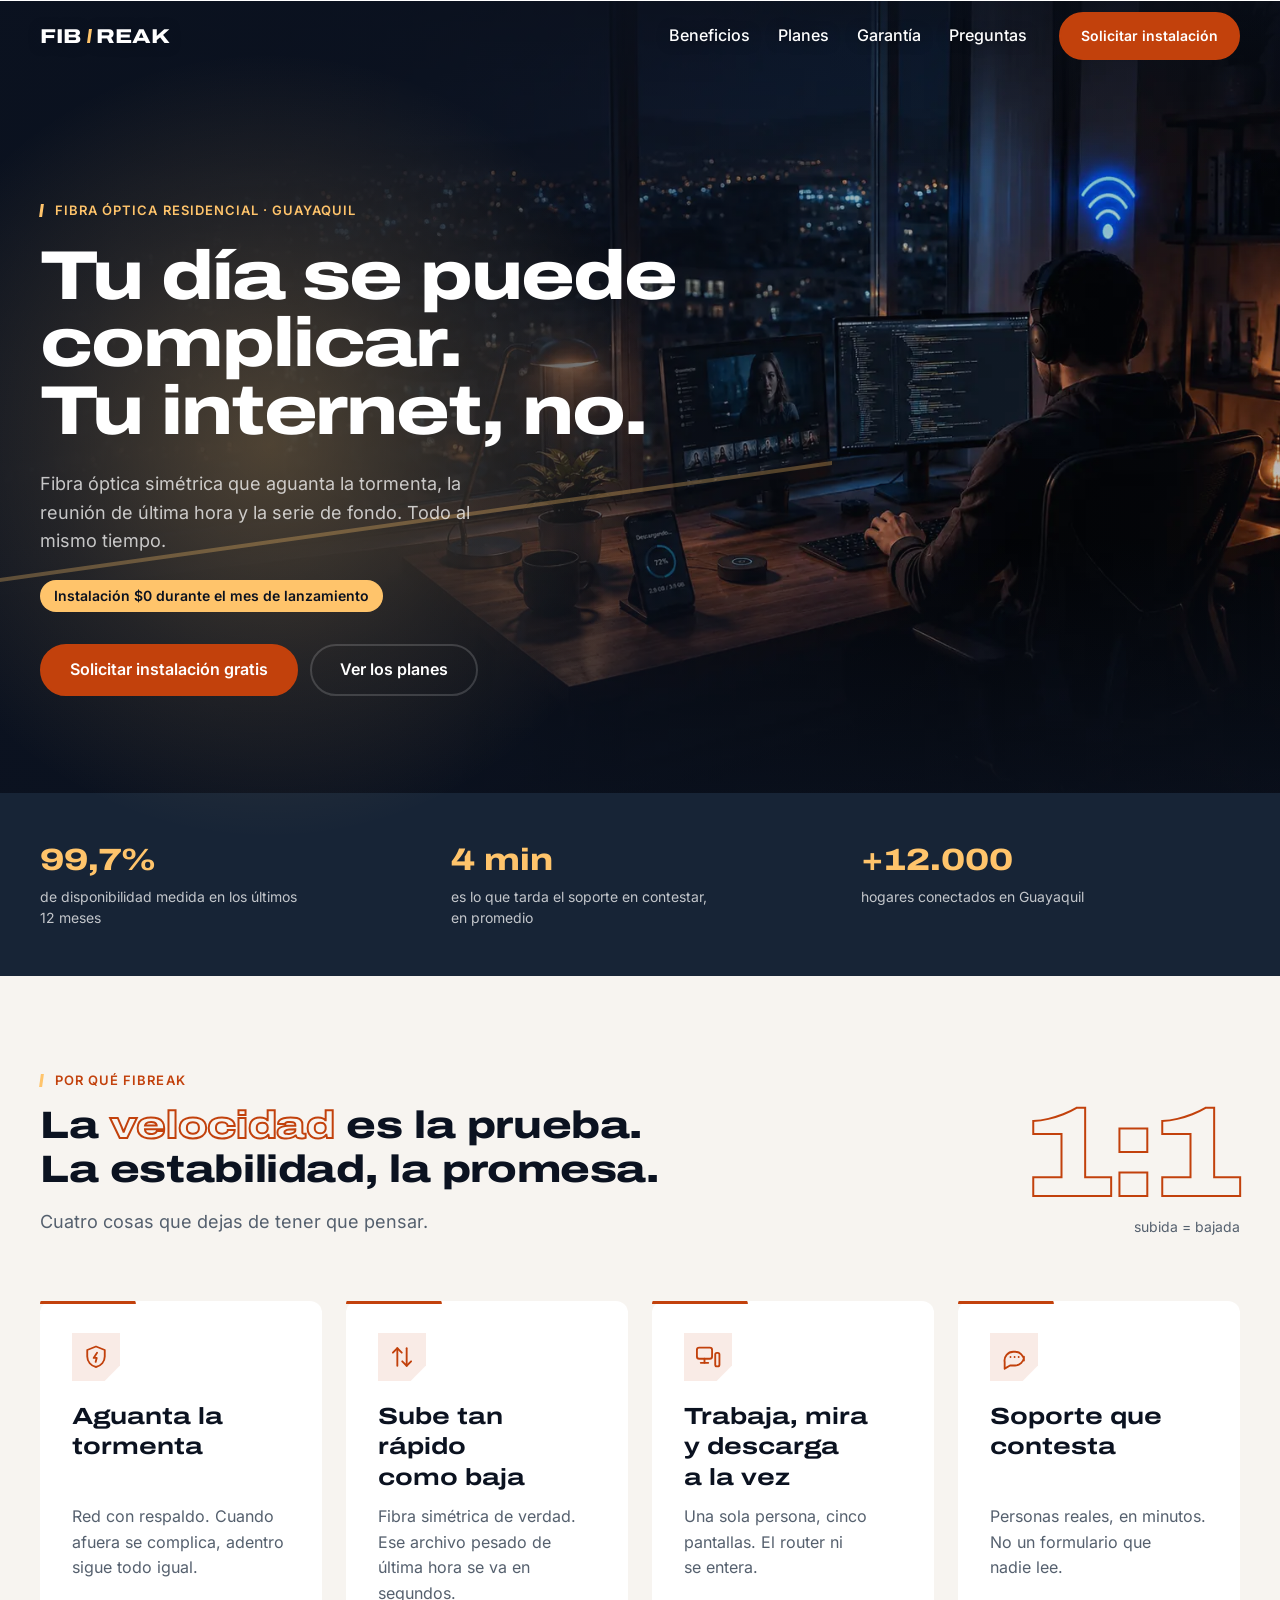
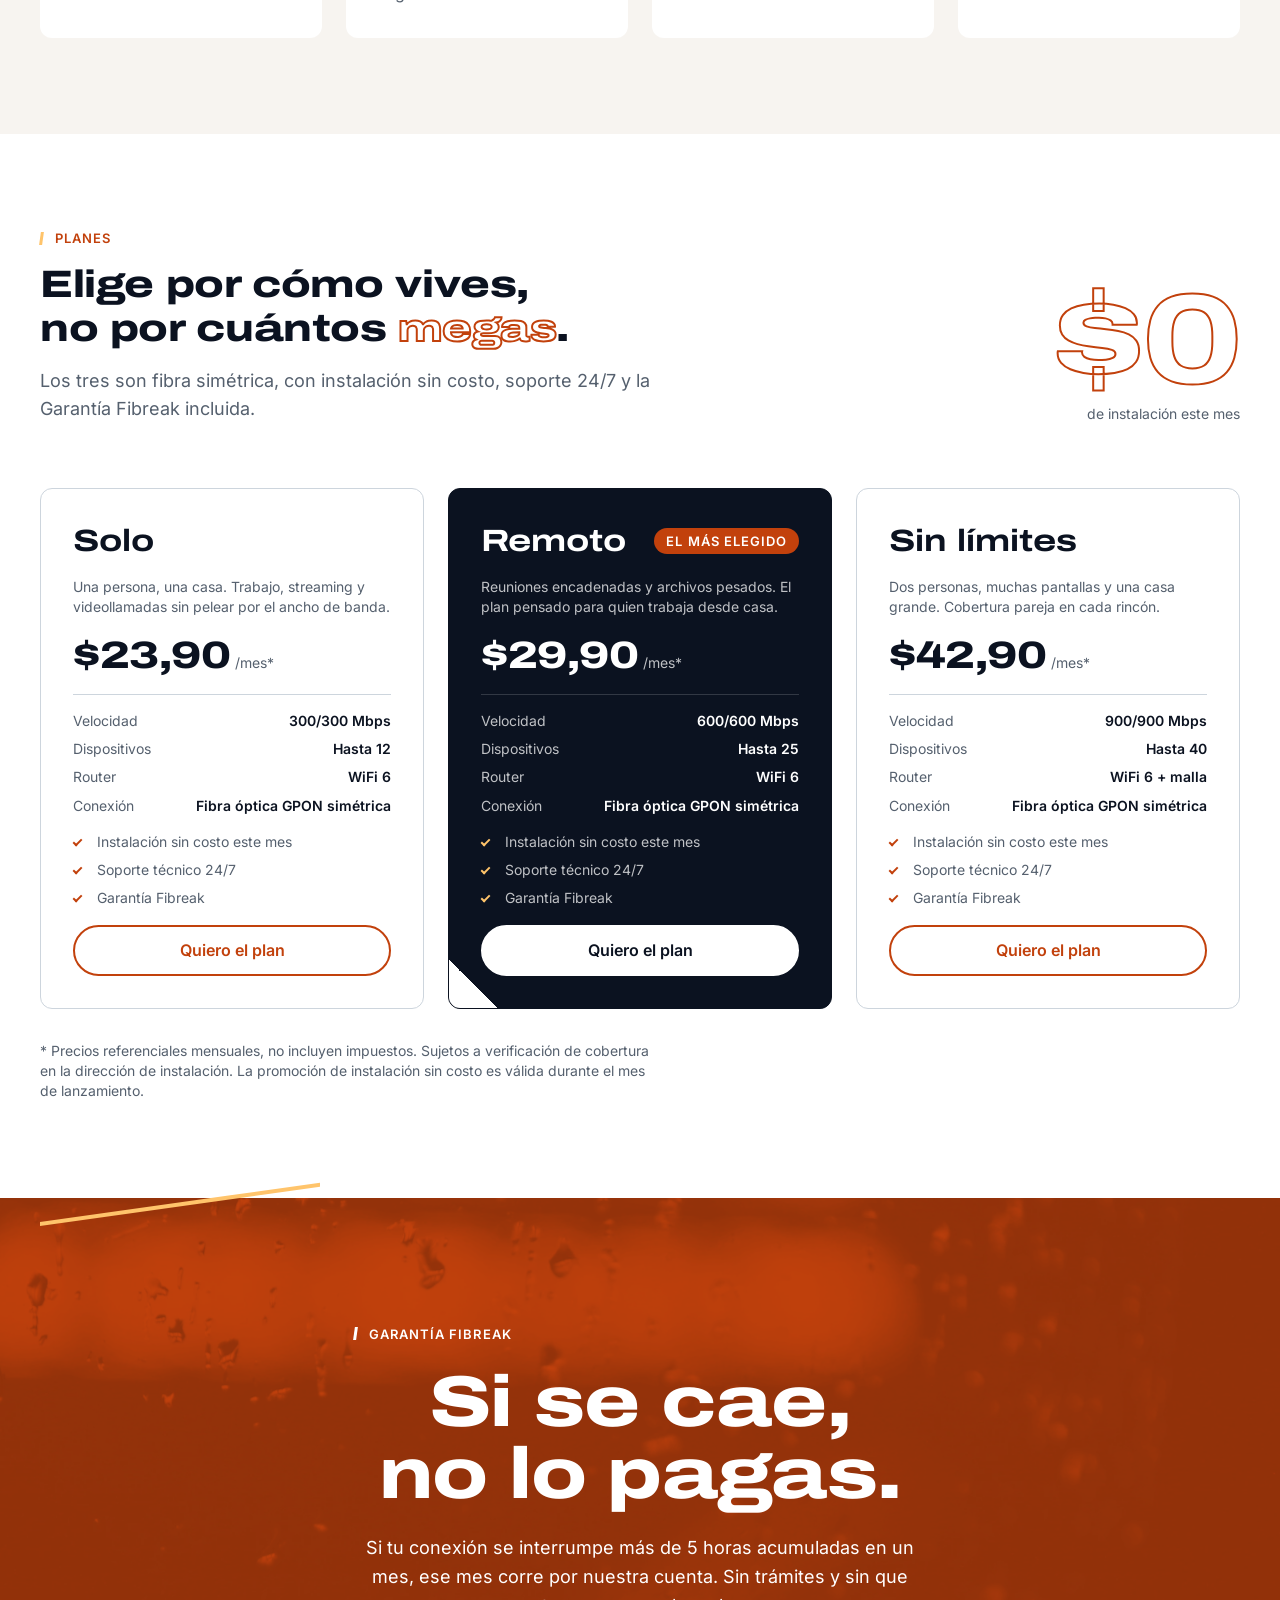
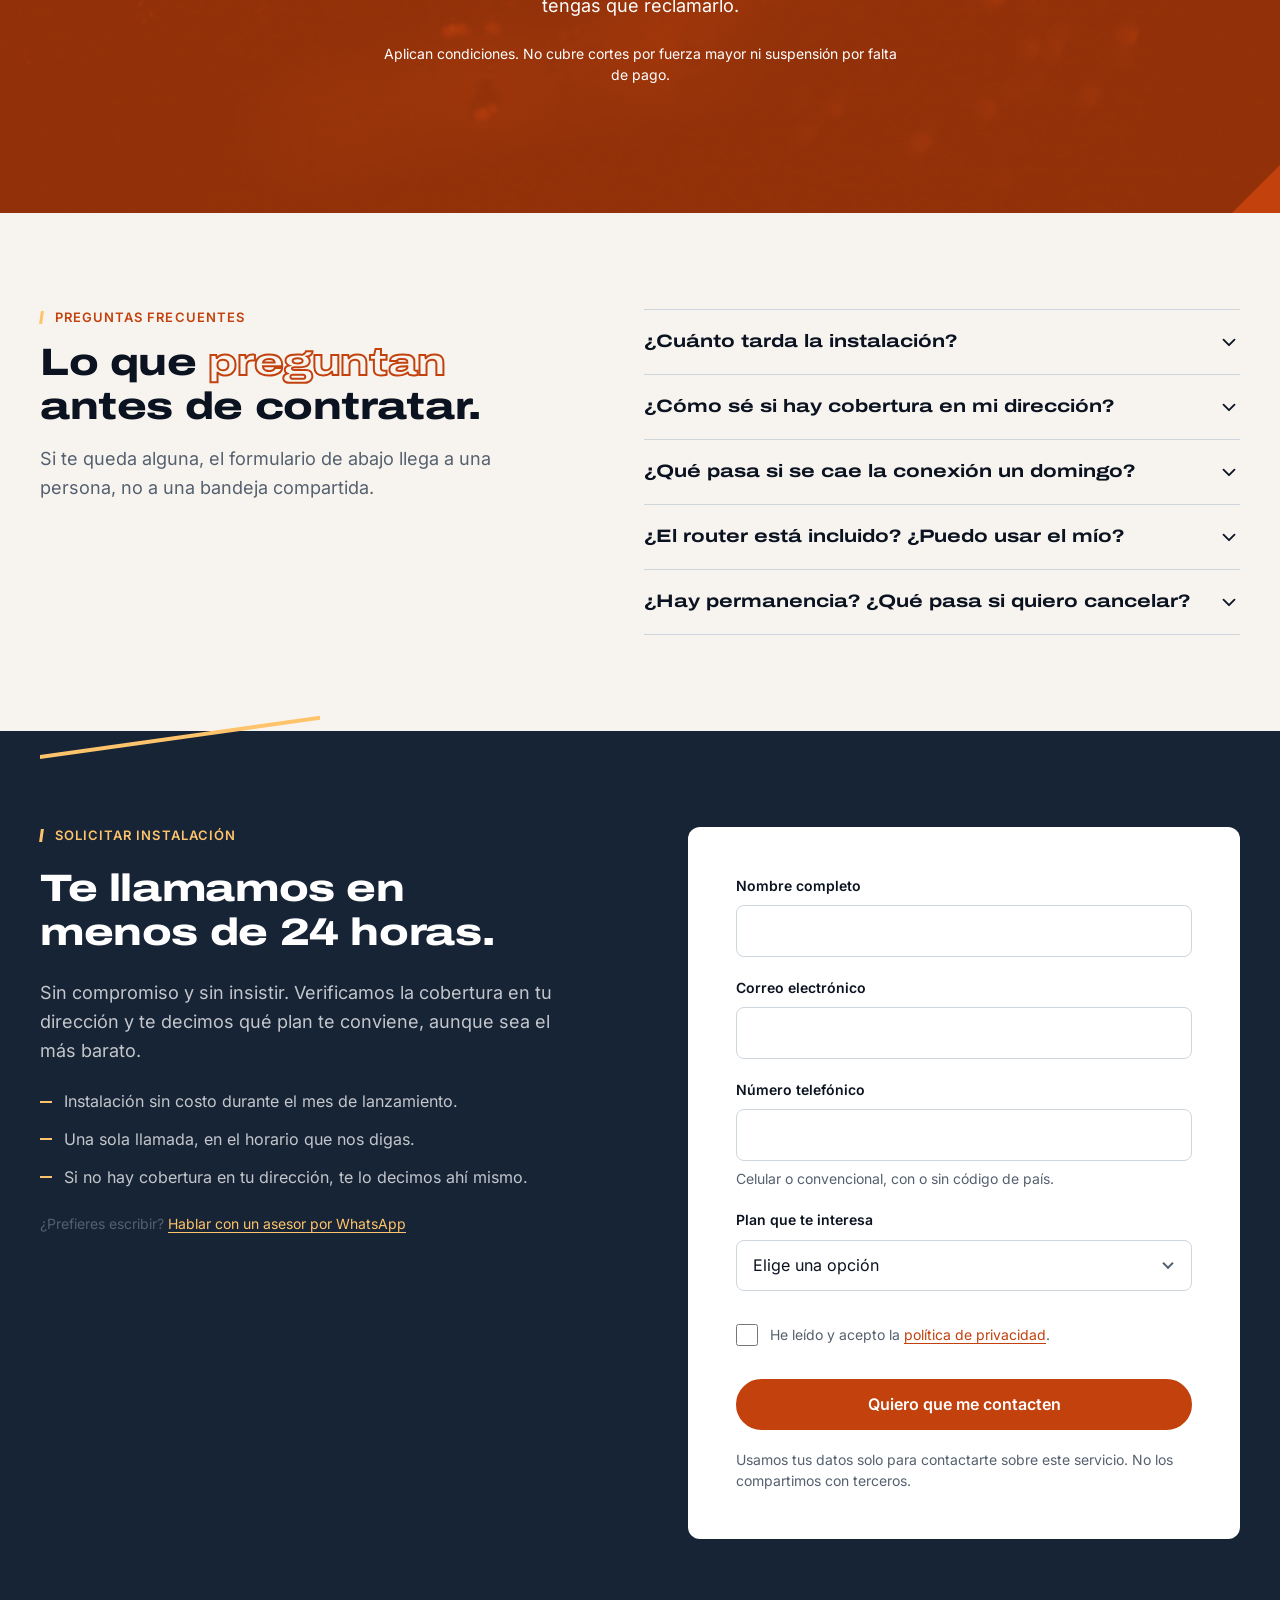
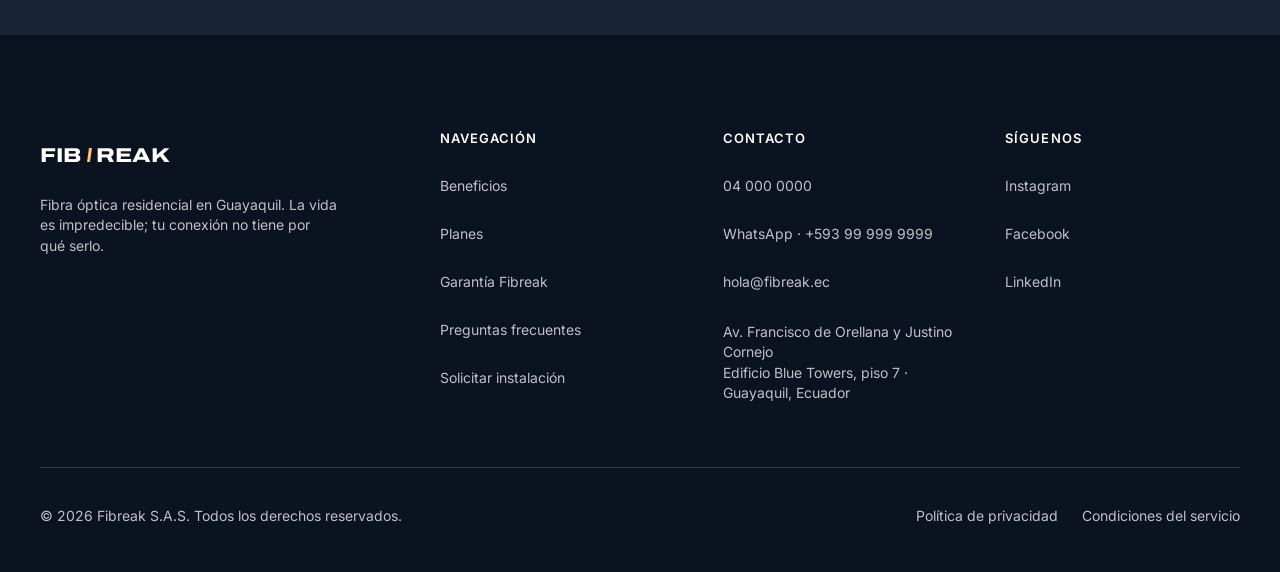
<file: index.html>
<!DOCTYPE html>
<html lang="es">
<head>
  <meta charset="UTF-8">
  <meta name="viewport" content="width=device-width, initial-scale=1">
  <title>Fibreak · Fibra óptica residencial en Guayaquil</title>
  <meta name="description" content="Fibra óptica simétrica con 99,7% de disponibilidad medida. Instalación sin costo durante el mes de lanzamiento. Si se cae más de 5 horas al mes, ese mes no lo pagas.">
  <meta name="theme-color" content="#0B1220">
  <link rel="icon" href="assets/favicon.svg" type="image/svg+xml">
  <!-- Las fuentes se precargan porque, sin esto, el navegador no
       descubre que las necesita hasta terminar de parsear el CSS: la
       descarga arranca encadenada al final de la hoja de estilos y deja
       varias décimas de texto con la tipografía del sistema. Con el
       preload ambas descargas ocurren en paralelo. Solo los subconjuntos
       `latin`, que son los que la página usa siempre. -->
  <link rel="preload" href="assets/fonts/archivo-expanded-latin.woff2" as="font" type="font/woff2" crossorigin>
  <link rel="preload" href="assets/fonts/inter-latin.woff2" as="font" type="font/woff2" crossorigin>
  <link rel="stylesheet" href="css/tokens.css">
  <link rel="stylesheet" href="css/base.css">
  <link rel="stylesheet" href="css/components.css">
  <link rel="stylesheet" href="css/sections.css">
</head>
<body>

  <a class="skip-link" href="#contenido">Saltar al contenido</a>

  <header class="site-header" data-header>
    <div class="container site-header__inner">

      <a class="wordmark" href="#inicio" aria-label="Fibreak, ir al inicio">
        <span class="wordmark__part">FIB</span><span class="wordmark__part">REAK</span>
      </a>

      <button class="nav-toggle" type="button"
              aria-expanded="false" aria-controls="menu-principal"
              data-nav-toggle>
        <span class="nav-toggle__box" aria-hidden="true">
          <span class="nav-toggle__bar"></span>
          <span class="nav-toggle__bar"></span>
          <span class="nav-toggle__bar"></span>
        </span>
        <span class="nav-toggle__label" data-nav-toggle-label>Menú</span>
      </button>

      <nav class="site-nav" id="menu-principal" aria-label="Navegación principal" data-nav>
        <ul class="site-nav__list">
          <li><a class="site-nav__link" href="#beneficios">Beneficios</a></li>
          <li><a class="site-nav__link" href="#planes">Planes</a></li>
          <li><a class="site-nav__link" href="#garantia">Garantía</a></li>
          <li><a class="site-nav__link" href="#preguntas">Preguntas</a></li>
        </ul>
        <a class="btn btn--primary btn--compact site-nav__cta" href="#contacto">
          Solicitar instalación
        </a>
      </nav>

    </div>
  </header>

  <main id="contenido">

    <!-- El hilo de fibra: un trazo continuo que baja por el margen y se
         dibuja conforme se scrollea. La fractura es el corte; el hilo es
         la fibra. Decorativo puro, fuera del árbol de accesibilidad y del
         recorrido de tabulación. -->
    <svg class="fiber-thread" aria-hidden="true" focusable="false"
         viewBox="0 0 100 2000" preserveAspectRatio="none" data-fiber>
      <path d="M 62 0 C 18 260, 88 520, 40 780 S 12 1240, 66 1520 S 30 1820, 52 2000"
            />
    </svg>

    <!-- ══ HERO ═══════════════════════════════════════════════════════ -->
    <section class="hero band-dark" id="inicio" aria-labelledby="hero-titulo">
        <!-- Centinela del header. Marca el punto en que la banda oscura
             deja de estar bajo el header: ahí el header pasa a sólido.
             Se observa con IntersectionObserver, sin listener de scroll. -->
        <div class="header-sentinel" aria-hidden="true"></div>

      <figure class="hero__media">
        <picture>
          <source srcset="assets/img/hero-fibreak.webp" type="image/webp">
          <img src="assets/img/hero-fibreak.jpg"
               width="1672" height="941" fetchpriority="high" decoding="async"
               alt="Escritorio junto a un ventanal por la noche: una persona con auriculares trabaja frente a dos monitores, uno con una videollamada y otro con código, mientras el celular descarga un archivo. Sobre la mesa, una lámpara encendida, una taza y una planta; al fondo, la ciudad iluminada.">
        </picture>
      </figure>

      <div class="container hero__inner">

        <div class="hero__content">
          <p class="eyebrow">Fibra óptica residencial · Guayaquil</p>

          <h1 class="hero__title" id="hero-titulo">Tu día se puede complicar.<br>Tu internet, no.</h1>

          <p class="lead hero__lead">
            Fibra óptica simétrica que aguanta la tormenta, la reunión de última
            hora y la serie de fondo. Todo al mismo tiempo.
          </p>

          <p class="badge">Instalación $0 durante el mes de lanzamiento</p>

          <div class="hero__actions">
            <a class="btn btn--primary" href="#contacto">Solicitar instalación gratis</a>
            <a class="btn btn--outline btn--on-dark" href="#planes">Ver los planes</a>
          </div>
        </div>

      </div>
    </section>

    <!-- ══ MÉTRICAS ═══════════════════════════════════════════════════ -->
    <section class="metrics band-dark" aria-labelledby="metrics-titulo">
      <h2 class="visually-hidden" id="metrics-titulo">Fibreak en números</h2>
      <div class="container">
        <ul class="metrics__list" data-reveal>
        <li class="metric">
          <span class="metric__value"><span class="visually-hidden">99,7%</span><span aria-hidden="true" data-counter>99,7%</span></span>
          <span class="metric__label">de disponibilidad medida en los últimos 12 meses</span>
        </li>
        <li class="metric">
          <span class="metric__value"><span class="visually-hidden">4 min</span><span aria-hidden="true" data-counter>4 min</span></span>
          <span class="metric__label">es lo que tarda el soporte en contestar, en promedio</span>
        </li>
        <li class="metric">
          <span class="metric__value"><span class="visually-hidden">+12.000</span><span aria-hidden="true" data-counter>+12.000</span></span>
          <span class="metric__label">hogares conectados en Guayaquil</span>
        </li>
        </ul>
      </div>
    </section>


    <!-- ══ BENEFICIOS ═════════════════════════════════════════════════ -->
    <section class="section band-soft" id="beneficios" aria-labelledby="beneficios-titulo">
      <div class="container">

        <div class="section-head" data-reveal-item>
          <div class="section-head__text">
            <p class="eyebrow">Por qué Fibreak</p>
            <h2 id="beneficios-titulo">La <span class="text-outline">velocidad</span> es la prueba. La estabilidad, la promesa.</h2>
            <p class="lead">Cuatro cosas que dejas de tener que pensar.</p>
          </div>

          <!-- Cifra decorativa. Antes repetía el 99,7% de la franja de
               métricas, a media pantalla de distancia y con casi la misma
               frase: leía como copiar y pegar. Ahora sube aquí la simetría,
               que es el diferenciador real de la marca y estaba enterrada
               en la segunda tarjeta de beneficios.

               Sigue con aria-hidden: es una forma tipográfica, y su
               contenido ya lo dice el beneficio correspondiente. -->
          <p class="section-head__figure" aria-hidden="true">
            <span class="section-head__number">1:1</span>
            <span class="section-head__label">subida = bajada</span>
          </p>
        </div>

        <ul class="benefits" data-reveal>

          <li class="benefit-card">
            <svg class="benefit-card__icon" viewBox="0 0 24 24" aria-hidden="true" focusable="false">
              <path d="M12 3l7.5 3v5.6c0 4.3-3.1 8-7.5 9-4.4-1-7.5-4.7-7.5-9V6z"/>
              <path d="M12.9 8.4l-2.9 4.4h2.6l-.9 3.4"/>
            </svg>
            <h3>Aguanta la tormenta</h3>
            <p>Red con respaldo. Cuando afuera se complica, adentro sigue todo igual.</p>
          </li>

          <li class="benefit-card">
            <svg class="benefit-card__icon" viewBox="0 0 24 24" aria-hidden="true" focusable="false">
              <path d="M8 19.5V4.5"/>
              <path d="M4.2 8.3L8 4.5l3.8 3.8"/>
              <path d="M16 4.5v15"/>
              <path d="M12.2 15.7L16 19.5l3.8-3.8"/>
            </svg>
            <h3>Sube tan rápido como baja</h3>
            <p>Fibra simétrica de verdad. Ese archivo pesado de última hora se va en segundos.</p>
          </li>

          <li class="benefit-card">
            <svg class="benefit-card__icon" viewBox="0 0 24 24" aria-hidden="true" focusable="false">
              <rect x="2.5" y="4" width="13" height="9.5" rx="2"/>
              <path d="M9 13.5v3.5"/>
              <path d="M5.8 17h6.4"/>
              <rect x="18.2" y="8.5" width="3.6" height="11.5" rx="1.4"/>
            </svg>
            <h3>Trabaja, mira y descarga a la vez</h3>
            <p>Una sola persona, cinco pantallas. El router ni se entera.</p>
          </li>

          <li class="benefit-card">
            <svg class="benefit-card__icon" viewBox="0 0 24 24" aria-hidden="true" focusable="false">
              <path d="M20.5 11.8a7.5 7.5 0 0 1-7.5 7.5H8.6L4 22v-5.7a7.5 7.5 0 0 1 7.5-8.8h1.5a7.5 7.5 0 0 1 7.5 7.5z"/>
              <path d="M9 12h.01M12.5 12h.01M16 12h.01"/>
            </svg>
            <h3>Soporte que contesta</h3>
            <p>Personas reales, en minutos. No un formulario que nadie lee.</p>
          </li>

        </ul>
      </div>
    </section>


    <!-- ══ PLANES ═════════════════════════════════════════════════════ -->
    <section class="section" id="planes" aria-labelledby="planes-titulo">
      <div class="container">

        <div class="section-head" data-reveal-item>
          <div class="section-head__text">
            <p class="eyebrow">Planes</p>
            <h2 id="planes-titulo">Elige por cómo vives, no por cuántos <span class="text-outline">megas</span>.</h2>
            <p class="lead">
              Los tres son fibra simétrica, con instalación sin costo, soporte
              24/7 y la Garantía Fibreak incluida.
            </p>
          </div>

          <p class="section-head__figure" aria-hidden="true">
            <span class="section-head__number">$0</span>
            <span class="section-head__label">de instalación este mes</span>
          </p>
        </div>

        <ul class="plans" data-reveal>
          <li class="plan-card">
            <div class="plan-card__head">
              <h3 class="plan-card__name">Solo</h3>
            </div>
            <p class="plan-card__for">Una persona, una casa. Trabajo, streaming y videollamadas sin pelear por el ancho de banda.</p>

            <p class="plan-card__price">
              <span class="plan-card__amount">$23,90</span>
              <span class="plan-card__period">/mes<span aria-hidden="true">*</span></span>
            </p>

            <dl class="plan-card__specs">
              <div class="plan-card__spec">
                <dt>Velocidad</dt>
                <dd>300/300 Mbps</dd>
              </div>
              <div class="plan-card__spec">
                <dt>Dispositivos</dt>
                <dd>Hasta 12</dd>
              </div>
              <div class="plan-card__spec">
                <dt>Router</dt>
                <dd>WiFi 6</dd>
              </div>
              <div class="plan-card__spec">
                <dt>Conexión</dt>
                <dd>Fibra óptica GPON simétrica</dd>
              </div>
            </dl>


            <ul class="plan-card__includes">
              <li>Instalación sin costo este mes</li>
              <li>Soporte técnico 24/7</li>
              <li>Garantía Fibreak</li>
            </ul>
            <a class="btn btn--outline btn--block plan-card__cta" href="#contacto">Quiero el plan<span class="visually-hidden"> Solo</span></a>
          </li>

          <li class="plan-card plan-card--featured">
            <div class="plan-card__head">
              <h3 class="plan-card__name">Remoto</h3>
              <p class="plan-card__flag">El más elegido</p>
            </div>
            <p class="plan-card__for">Reuniones encadenadas y archivos pesados. El plan pensado para quien trabaja desde casa.</p>

            <p class="plan-card__price">
              <span class="plan-card__amount">$29,90</span>
              <span class="plan-card__period">/mes<span aria-hidden="true">*</span></span>
            </p>

            <dl class="plan-card__specs">
              <div class="plan-card__spec">
                <dt>Velocidad</dt>
                <dd>600/600 Mbps</dd>
              </div>
              <div class="plan-card__spec">
                <dt>Dispositivos</dt>
                <dd>Hasta 25</dd>
              </div>
              <div class="plan-card__spec">
                <dt>Router</dt>
                <dd>WiFi 6</dd>
              </div>
              <div class="plan-card__spec">
                <dt>Conexión</dt>
                <dd>Fibra óptica GPON simétrica</dd>
              </div>
            </dl>


            <ul class="plan-card__includes">
              <li>Instalación sin costo este mes</li>
              <li>Soporte técnico 24/7</li>
              <li>Garantía Fibreak</li>
            </ul>
            <a class="btn btn--invert btn--block plan-card__cta" href="#contacto">Quiero el plan<span class="visually-hidden"> Remoto</span></a>
          </li>

          <li class="plan-card">
            <div class="plan-card__head">
              <h3 class="plan-card__name">Sin límites</h3>
            </div>
            <p class="plan-card__for">Dos personas, muchas pantallas y una casa grande. Cobertura pareja en cada rincón.</p>

            <p class="plan-card__price">
              <span class="plan-card__amount">$42,90</span>
              <span class="plan-card__period">/mes<span aria-hidden="true">*</span></span>
            </p>

            <dl class="plan-card__specs">
              <div class="plan-card__spec">
                <dt>Velocidad</dt>
                <dd>900/900 Mbps</dd>
              </div>
              <div class="plan-card__spec">
                <dt>Dispositivos</dt>
                <dd>Hasta 40</dd>
              </div>
              <div class="plan-card__spec">
                <dt>Router</dt>
                <dd>WiFi 6 + malla</dd>
              </div>
              <div class="plan-card__spec">
                <dt>Conexión</dt>
                <dd>Fibra óptica GPON simétrica</dd>
              </div>
            </dl>


            <ul class="plan-card__includes">
              <li>Instalación sin costo este mes</li>
              <li>Soporte técnico 24/7</li>
              <li>Garantía Fibreak</li>
            </ul>
            <a class="btn btn--outline btn--block plan-card__cta" href="#contacto">Quiero el plan<span class="visually-hidden"> Sin límites</span></a>
          </li>
        </ul>

        <p class="caption plans__legal" data-reveal-item>
          <span aria-hidden="true">*</span> Precios referenciales mensuales, no
          incluyen impuestos. Sujetos a verificación de cobertura en la
          dirección de instalación. La promoción de instalación sin costo es
          válida durante el mes de lanzamiento.
        </p>

      </div>
    </section>


    <!-- ══ GARANTÍA ═══════════════════════════════════════════════════
         Elemento de confianza (requisito 5.5). En lugar de logos o
         certificaciones genéricas, una promesa con dinero de por medio.
         La foto es decorativa: alt vacío para que un lector de pantalla
         no la anuncie. -->
    <section class="guarantee fracture-top" id="garantia" aria-labelledby="garantia-titulo">

      <picture class="guarantee__bg">
        <source srcset="assets/img/lluvia-ventana.webp" type="image/webp">
        <img src="assets/img/lluvia-ventana.jpg" width="1600" height="900"
             loading="lazy" decoding="async" alt="">
      </picture>

      <div class="container guarantee__inner" data-reveal>
        <p class="eyebrow">Garantía Fibreak</p>

        <h2 id="garantia-titulo">Si se cae, no lo pagas.</h2>

        <p class="lead guarantee__body">
          Si tu conexión se interrumpe más de 5 horas acumuladas en un mes, ese
          mes corre por nuestra cuenta. Sin trámites y sin que tengas que
          reclamarlo.
        </p>

        <p class="caption guarantee__legal">
          Aplican condiciones. No cubre cortes por fuerza mayor ni suspensión
          por falta de pago.
        </p>
      </div>

    </section>


    <!-- ══ PREGUNTAS FRECUENTES ═══════════════════════════════════════
         Acordeón según el patrón de WAI-ARIA: cada pregunta es un
         <button> dentro de un encabezado, con aria-expanded sincronizado
         y el panel enlazado por aria-controls. Cerrado significa el
         atributo hidden, no opacidad. -->
    <section class="section band-soft" id="preguntas" aria-labelledby="preguntas-titulo">
      <div class="container faq">

        <div class="section-head faq__head" data-reveal-item>
          <div class="section-head__text">
            <p class="eyebrow">Preguntas frecuentes</p>
            <h2 id="preguntas-titulo">Lo que <span class="text-outline">preguntan</span> antes de contratar.</h2>
            <p class="lead">
              Si te queda alguna, el formulario de abajo llega a una persona,
              no a una bandeja compartida.
            </p>
          </div>
        </div>

        <div class="faq__body">
          <ul class="faq__list" data-reveal>
            <li class="faq__item">
              <h3 class="faq__heading">
                <button class="faq__trigger" type="button"
                        id="faq-instalacion-boton"
                        aria-expanded="false" aria-controls="faq-instalacion-panel">
                  <span class="faq__question">¿Cuánto tarda la instalación?</span>
                  <svg class="faq__chevron" viewBox="0 0 24 24" aria-hidden="true" focusable="false">
                    <path d="M6 9.5l6 6 6-6"/>
                  </svg>
                </button>
              </h3>
              <div class="faq__panel" id="faq-instalacion-panel"
                   role="region" aria-labelledby="faq-instalacion-boton">
                <div class="faq__panel-inner">
                  <p>Entre 24 y 72 horas desde que confirmas el plan. El técnico llega en una franja de dos horas que eliges tú, y no se va hasta dejar la conexión probada en los equipos que uses.</p>
                </div>
              </div>
            </li>
            <li class="faq__item">
              <h3 class="faq__heading">
                <button class="faq__trigger" type="button"
                        id="faq-cobertura-boton"
                        aria-expanded="false" aria-controls="faq-cobertura-panel">
                  <span class="faq__question">¿Cómo sé si hay cobertura en mi dirección?</span>
                  <svg class="faq__chevron" viewBox="0 0 24 24" aria-hidden="true" focusable="false">
                    <path d="M6 9.5l6 6 6-6"/>
                  </svg>
                </button>
              </h3>
              <div class="faq__panel" id="faq-cobertura-panel"
                   role="region" aria-labelledby="faq-cobertura-boton">
                <div class="faq__panel-inner">
                  <p>Déjanos tus datos y lo verificamos por ti. Cubrimos la mayor parte de Guayaquil urbano, incluidos departamentos con ducto propio. Si no llegamos a tu dirección, te lo decimos en esa misma llamada, sin rodeos.</p>
                </div>
              </div>
            </li>
            <li class="faq__item">
              <h3 class="faq__heading">
                <button class="faq__trigger" type="button"
                        id="faq-soporte-boton"
                        aria-expanded="false" aria-controls="faq-soporte-panel">
                  <span class="faq__question">¿Qué pasa si se cae la conexión un domingo?</span>
                  <svg class="faq__chevron" viewBox="0 0 24 24" aria-hidden="true" focusable="false">
                    <path d="M6 9.5l6 6 6-6"/>
                  </svg>
                </button>
              </h3>
              <div class="faq__panel" id="faq-soporte-panel"
                   role="region" aria-labelledby="faq-soporte-boton">
                <div class="faq__panel-inner">
                  <p>El soporte atiende 24/7 por teléfono y WhatsApp, y contesta en menos de 4 minutos en promedio. Si hace falta visita técnica, se agenda el mismo día. Y si el corte supera las 5 horas en el mes, ese mes no lo pagas.</p>
                </div>
              </div>
            </li>
            <li class="faq__item">
              <h3 class="faq__heading">
                <button class="faq__trigger" type="button"
                        id="faq-equipos-boton"
                        aria-expanded="false" aria-controls="faq-equipos-panel">
                  <span class="faq__question">¿El router está incluido? ¿Puedo usar el mío?</span>
                  <svg class="faq__chevron" viewBox="0 0 24 24" aria-hidden="true" focusable="false">
                    <path d="M6 9.5l6 6 6-6"/>
                  </svg>
                </button>
              </h3>
              <div class="faq__panel" id="faq-equipos-panel"
                   role="region" aria-labelledby="faq-equipos-boton">
                <div class="faq__panel-inner">
                  <p>El router WiFi 6 va incluido en los tres planes, sin alquiler mensual. Si prefieres tu propio equipo, también puedes: entregamos la ONT en modo puente y la configuramos contigo.</p>
                </div>
              </div>
            </li>
            <li class="faq__item">
              <h3 class="faq__heading">
                <button class="faq__trigger" type="button"
                        id="faq-permanencia-boton"
                        aria-expanded="false" aria-controls="faq-permanencia-panel">
                  <span class="faq__question">¿Hay permanencia? ¿Qué pasa si quiero cancelar?</span>
                  <svg class="faq__chevron" viewBox="0 0 24 24" aria-hidden="true" focusable="false">
                    <path d="M6 9.5l6 6 6-6"/>
                  </svg>
                </button>
              </h3>
              <div class="faq__panel" id="faq-permanencia-panel"
                   role="region" aria-labelledby="faq-permanencia-boton">
                <div class="faq__panel-inner">
                  <p>No hay contrato de permanencia ni penalización por salir. Avisas con 15 días de anticipación y retiramos el equipo en una sola visita.</p>
                </div>
              </div>
            </li>
          </ul>
        </div>

      </div>
    </section>


    <!-- ══ CONTACTO ═══════════════════════════════════════════════════
         Objetivo de conversión de la página. El formulario vive en una
         tarjeta clara sobre banda oscura: los campos conservan el fondo
         y los bordes que define el sistema, y el bloque destaca como
         destino final del recorrido.

         Validación propia (novalidate + preventDefault), no la nativa:
         el brief pide controlar el texto y el estilo de cada mensaje,
         y la presentación nativa varía entre navegadores. -->
    <section class="section contact band-dark fracture-top" id="contacto" aria-labelledby="contacto-titulo">
      <div class="container contact__inner">

        <div class="contact__pitch" data-reveal>
          <p class="eyebrow">Solicitar instalación</p>

          <h2 id="contacto-titulo">Te llamamos en menos de 24 horas.</h2>

          <p class="lead">
            Sin compromiso y sin insistir. Verificamos la cobertura en tu
            dirección y te decimos qué plan te conviene, aunque sea el más
            barato.
          </p>

          <ul class="contact__points">
            <li>Instalación sin costo durante el mes de lanzamiento.</li>
            <li>Una sola llamada, en el horario que nos digas.</li>
            <li>Si no hay cobertura en tu dirección, te lo decimos ahí mismo.</li>
          </ul>

          <p class="contact__aside caption">
            ¿Prefieres escribir?
            <a href="https://wa.me/593999999999" target="_blank" rel="noopener">
              Hablar con un asesor por WhatsApp
            </a>
          </p>
        </div>

        <div class="contact__card" data-reveal-item>

          <!-- El mensaje de éxito precede al formulario para que el foco,
               que se mueve aquí al enviar, quede antes del contenido que
               resume. role="status" lo anuncia sin interrumpir. -->
          <div class="form-success" id="form-exito" role="status" tabindex="-1" hidden>
            <svg class="form-success__icon" viewBox="0 0 24 24" aria-hidden="true" focusable="false">
              <path d="M20 6.5L9.5 17 4 11.5"/>
            </svg>
            <p class="form-success__title">Listo. Te contactamos en menos de 24 horas.</p>
            <p class="form-success__body">
              Recibimos tu solicitud. Si prefieres adelantarlo, escríbenos por
              WhatsApp y lo vemos hoy mismo.
            </p>

            <button class="btn btn--outline form-success__reset" type="button" data-form-reset>
              Enviar otra solicitud
            </button>
          </div>

          <form class="form" id="form-contacto" novalidate>

            <div class="field">
              <label class="field__label" for="nombre">Nombre completo</label>
              <input class="field__input" type="text" id="nombre" name="nombre"
                     autocomplete="name" required
                     aria-describedby="nombre-error">
              <p class="field__error" id="nombre-error" role="alert"></p>
            </div>

            <div class="field">
              <label class="field__label" for="correo">Correo electrónico</label>
              <input class="field__input" type="email" id="correo" name="correo"
                     autocomplete="email" inputmode="email" required
                     aria-describedby="correo-error">
              <p class="field__error" id="correo-error" role="alert"></p>
            </div>

            <div class="field">
              <label class="field__label" for="telefono">Número telefónico</label>
              <input class="field__input" type="tel" id="telefono" name="telefono"
                     autocomplete="tel" inputmode="tel" required
                     aria-describedby="telefono-ayuda telefono-error">
              <p class="field__hint" id="telefono-ayuda">Celular o convencional, con o sin código de país.</p>
              <p class="field__error" id="telefono-error" role="alert"></p>
            </div>

            <div class="field">
              <label class="field__label" for="plan">Plan que te interesa</label>
              <div class="field__select">
                <select class="field__input" id="plan" name="plan" required
                        aria-describedby="plan-error">
                  <option value="">Elige una opción</option>
                  <option value="solo">Solo · 300/300 Mbps · $23,90</option>
                  <option value="remoto">Remoto · 600/600 Mbps · $29,90</option>
                  <option value="sin-limites">Sin límites · 900/900 Mbps · $42,90</option>
                  <option value="asesoria">Todavía no lo sé, quiero que me asesoren</option>
                </select>
              </div>
              <p class="field__error" id="plan-error" role="alert"></p>
            </div>

            <div class="field field--check">
              <div class="field__check-row">
                <input class="field__checkbox" type="checkbox" id="privacidad" name="privacidad"
                       required aria-describedby="privacidad-error">
                <!-- El texto va dentro de un único <span>: la etiqueta es un
                     contenedor flex (para sostener el objetivo táctil de 48px)
                     y un texto suelto junto a un enlace se convertiría en dos
                     ítems flex anónimos, perdiendo el espacio entre ambos. -->
                <label class="field__check-label" for="privacidad">
                  <span>
                    He leído y acepto la
                    <a href="politica-privacidad.html">política de privacidad</a>.
                  </span>
                </label>
              </div>
              <p class="field__error" id="privacidad-error" role="alert"></p>
            </div>

            <button class="btn btn--primary btn--block" type="submit" data-form-submit>
              <span class="btn__spinner" aria-hidden="true"></span>
              <span data-form-submit-label>Quiero que me contacten</span>
            </button>

            <p class="form__note caption">
              Usamos tus datos solo para contactarte sobre este servicio. No los
              compartimos con terceros.
            </p>

          </form>
        </div>

      </div>
    </section>

  </main>


  <footer class="site-footer band-dark">
    <div class="container">

      <div class="site-footer__top" data-reveal>

        <div class="site-footer__brand">
          <a class="wordmark" href="#inicio" aria-label="Fibreak, ir al inicio">
            <span class="wordmark__part">FIB</span><span class="wordmark__part">REAK</span>
          </a>
          <p class="site-footer__tagline">
            Fibra óptica residencial en Guayaquil. La vida es impredecible;
            tu conexión no tiene por qué serlo.
          </p>
        </div>

        <nav class="site-footer__col" aria-labelledby="footer-nav-titulo">
          <h2 class="site-footer__title" id="footer-nav-titulo">Navegación</h2>
          <ul class="site-footer__list">
            <li><a href="#beneficios">Beneficios</a></li>
            <li><a href="#planes">Planes</a></li>
            <li><a href="#garantia">Garantía Fibreak</a></li>
            <li><a href="#preguntas">Preguntas frecuentes</a></li>
            <li><a href="#contacto">Solicitar instalación</a></li>
          </ul>
        </nav>

        <div class="site-footer__col">
          <h2 class="site-footer__title" id="footer-contacto-titulo">Contacto</h2>
          <ul class="site-footer__list" aria-labelledby="footer-contacto-titulo">
            <li><a href="tel:+59340000000">04 000 0000</a></li>
            <li><a href="https://wa.me/593999999999" target="_blank" rel="noopener">WhatsApp · +593 99 999 9999</a></li>
            <li><a href="mailto:hola@fibreak.ec">hola@fibreak.ec</a></li>
          </ul>
          <address class="site-footer__address">
            Av. Francisco de Orellana y Justino Cornejo<br>
            Edificio Blue Towers, piso 7 · Guayaquil, Ecuador
          </address>
        </div>

        <div class="site-footer__col">
          <h2 class="site-footer__title" id="footer-redes-titulo">Síguenos</h2>
          <ul class="site-footer__list" aria-labelledby="footer-redes-titulo">
            <li><a href="https://instagram.com/fibreak.ec" target="_blank" rel="noopener">Instagram</a></li>
            <li><a href="https://facebook.com/fibreak.ec" target="_blank" rel="noopener">Facebook</a></li>
            <li><a href="https://linkedin.com/company/fibreak" target="_blank" rel="noopener">LinkedIn</a></li>
          </ul>
        </div>

      </div>

      <div class="site-footer__bottom">
        <p class="site-footer__copy">© 2026 Fibreak S.A.S. Todos los derechos reservados.</p>
        <ul class="site-footer__legal">
          <li><a href="politica-privacidad.html">Política de privacidad</a></li>
          <li><a href="politica-privacidad.html#condiciones">Condiciones del servicio</a></li>
        </ul>
      </div>

    </div>
  </footer>

  <script src="js/main.js" defer></script>
</body>
</html>
</file>
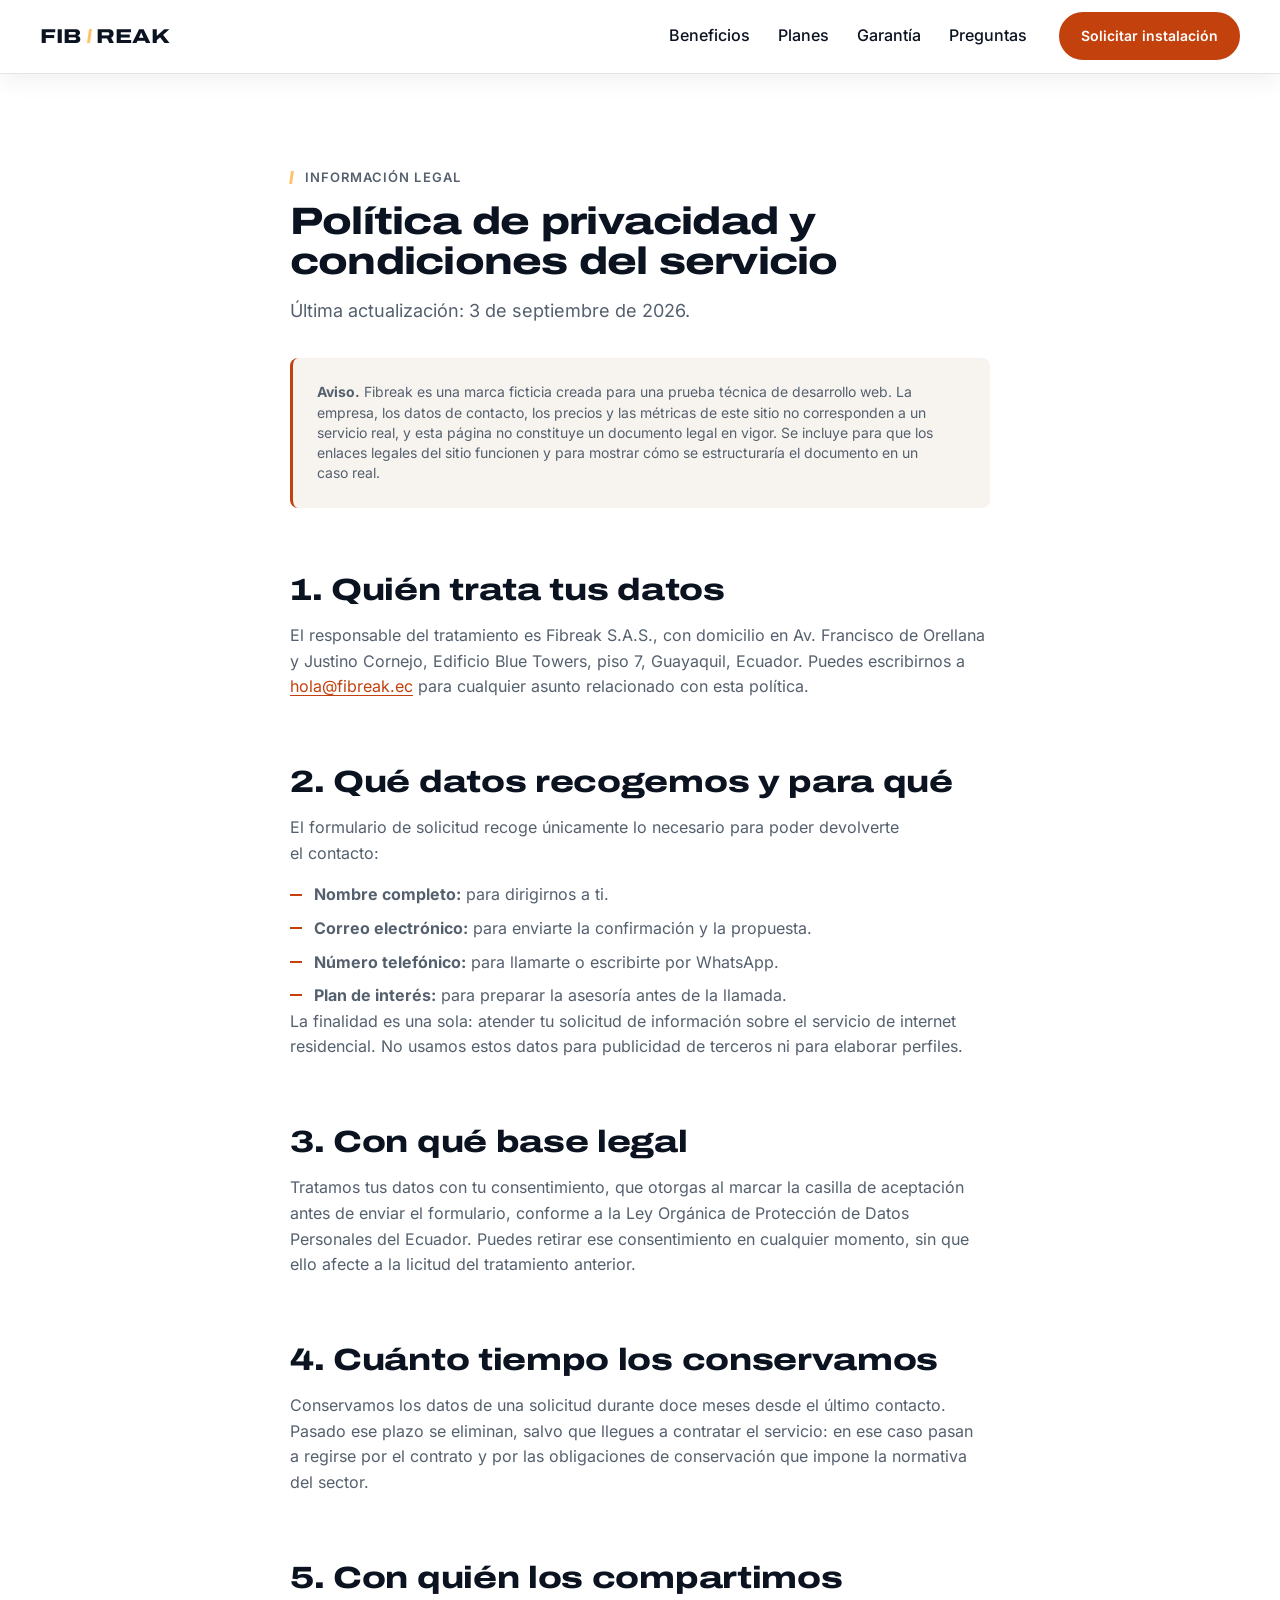
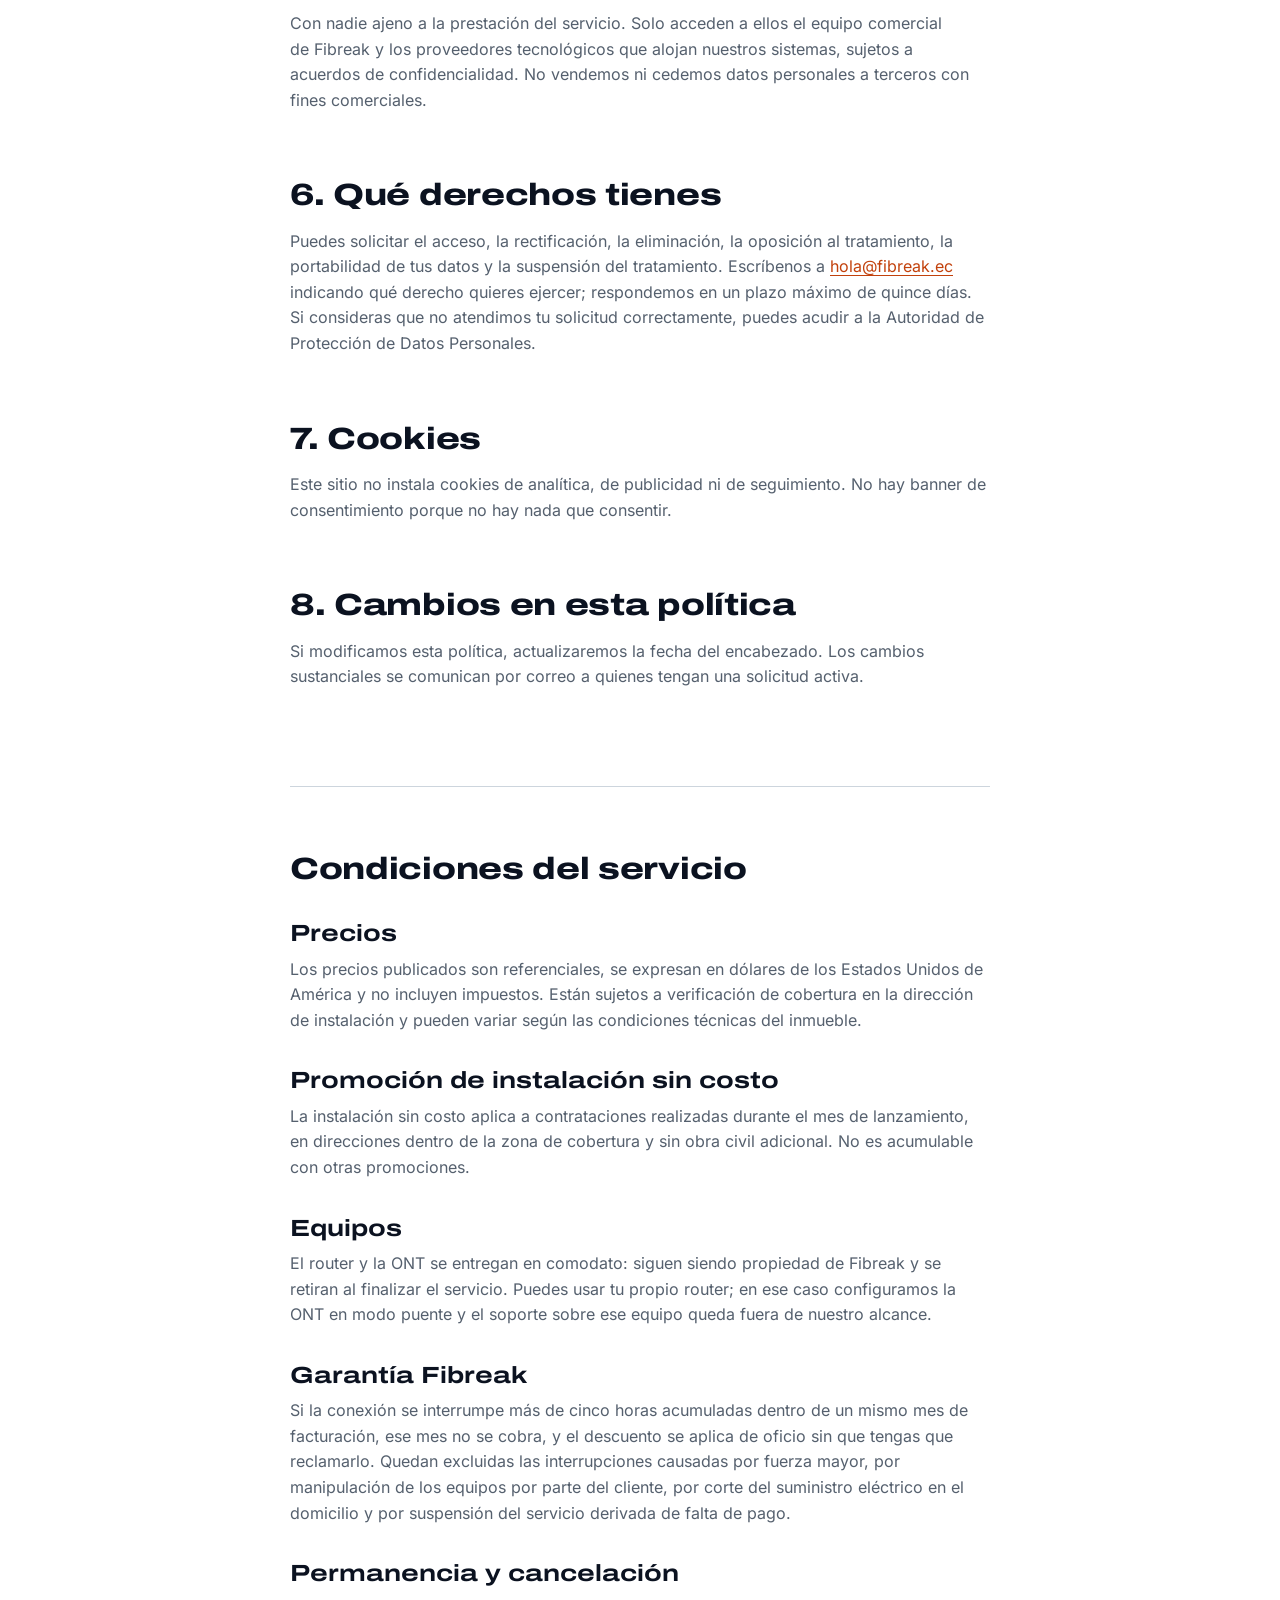
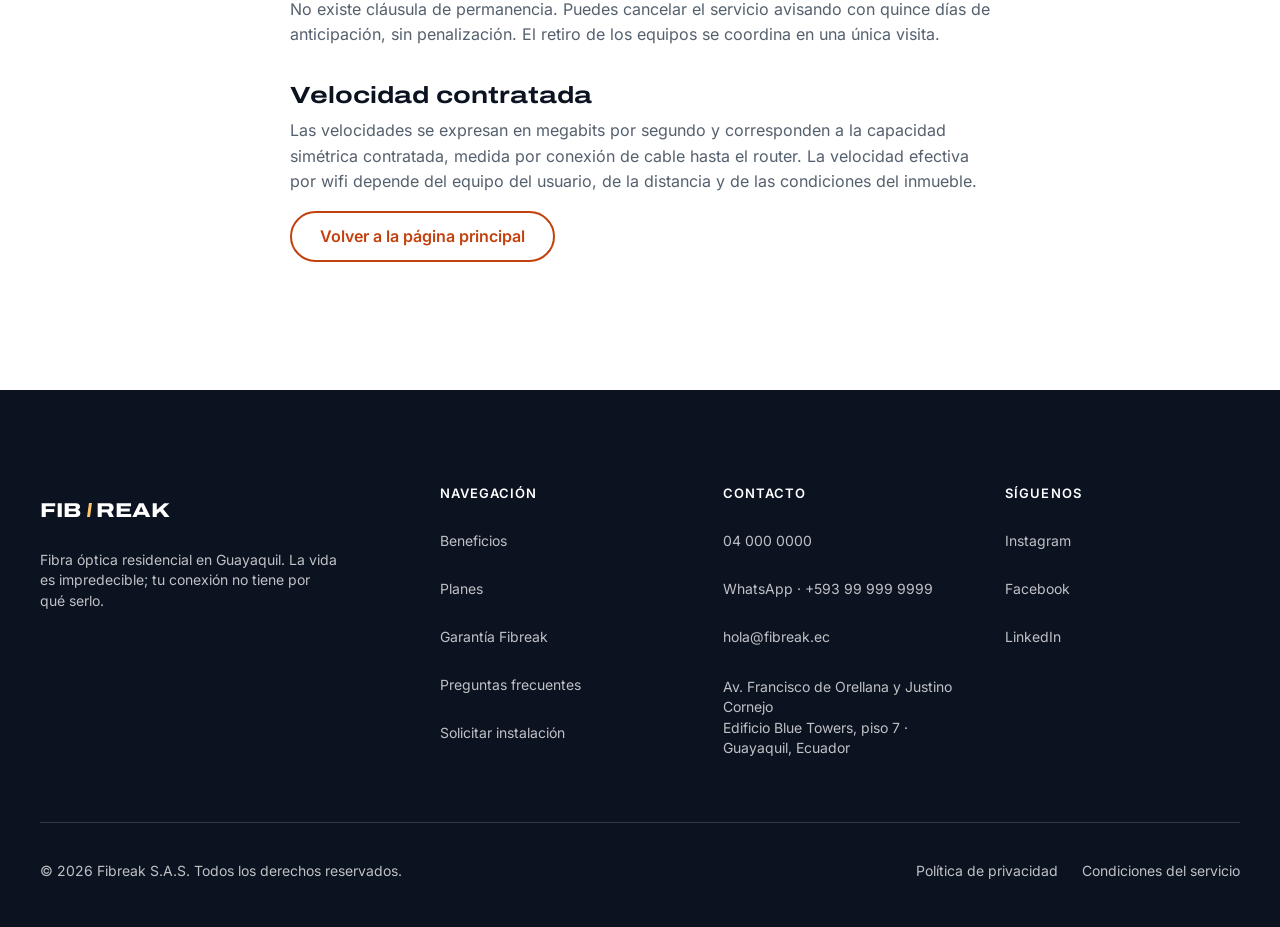
<file: politica-privacidad.html>
<!DOCTYPE html>
<html lang="es">
<head>
  <meta charset="UTF-8">
  <meta name="viewport" content="width=device-width, initial-scale=1">
  <title>Política de privacidad y condiciones · Fibreak</title>
  <meta name="description" content="Cómo trata Fibreak los datos personales de quienes solicitan información, y condiciones del servicio de fibra óptica residencial.">
  <meta name="theme-color" content="#0B1220">
  <meta name="robots" content="noindex">
  <link rel="icon" href="assets/favicon.svg" type="image/svg+xml">
  <!-- Las fuentes se precargan porque, sin esto, el navegador no
       descubre que las necesita hasta terminar de parsear el CSS: la
       descarga arranca encadenada al final de la hoja de estilos y deja
       varias décimas de texto con la tipografía del sistema. Con el
       preload ambas descargas ocurren en paralelo. Solo los subconjuntos
       `latin`, que son los que la página usa siempre. -->
  <link rel="preload" href="assets/fonts/archivo-expanded-latin.woff2" as="font" type="font/woff2" crossorigin>
  <link rel="preload" href="assets/fonts/inter-latin.woff2" as="font" type="font/woff2" crossorigin>
  <link rel="stylesheet" href="css/tokens.css">
  <link rel="stylesheet" href="css/base.css">
  <link rel="stylesheet" href="css/components.css">
  <link rel="stylesheet" href="css/sections.css">
</head>
<body>

  <a class="skip-link" href="#contenido">Saltar al contenido</a>

  <!-- El header arranca en estado sólido: aquí no hay banda oscura
       debajo sobre la que flotar. -->
  <header class="site-header site-header--solid" data-header>
    <div class="container site-header__inner">

      <a class="wordmark" href="index.html" aria-label="Fibreak, ir al inicio">
        <span class="wordmark__part">FIB</span><span class="wordmark__part">REAK</span>
      </a>

      <button class="nav-toggle" type="button"
              aria-expanded="false" aria-controls="menu-principal"
              data-nav-toggle>
        <span class="nav-toggle__box" aria-hidden="true">
          <span class="nav-toggle__bar"></span>
          <span class="nav-toggle__bar"></span>
          <span class="nav-toggle__bar"></span>
        </span>
        <span class="nav-toggle__label" data-nav-toggle-label>Menú</span>
      </button>

      <nav class="site-nav" id="menu-principal" aria-label="Navegación principal" data-nav>
        <ul class="site-nav__list">
          <li><a class="site-nav__link" href="index.html#beneficios">Beneficios</a></li>
          <li><a class="site-nav__link" href="index.html#planes">Planes</a></li>
          <li><a class="site-nav__link" href="index.html#garantia">Garantía</a></li>
          <li><a class="site-nav__link" href="index.html#preguntas">Preguntas</a></li>
        </ul>
        <a class="btn btn--primary btn--compact site-nav__cta" href="index.html#contacto">
          Solicitar instalación
        </a>
      </nav>

    </div>
  </header>

  <main class="legal" id="contenido">
    <div class="container legal__inner">

      <p class="eyebrow">Información legal</p>
      <h1>Política de privacidad y condiciones del servicio</h1>
      <p class="lead legal__date">Última actualización: 3 de septiembre de 2026.</p>

      <div class="legal__notice">
        <p>
          <strong>Aviso.</strong> Fibreak es una marca ficticia creada para una
          prueba técnica de desarrollo web. La empresa, los datos de contacto,
          los precios y las métricas de este sitio no corresponden a un servicio
          real, y esta página no constituye un documento legal en vigor. Se
          incluye para que los enlaces legales del sitio funcionen y para
          mostrar cómo se estructuraría el documento en un caso real.
        </p>
      </div>

      <h2 id="responsable">1. Quién trata tus datos</h2>
      <p>
        El responsable del tratamiento es Fibreak S.A.S., con domicilio en
        Av. Francisco de Orellana y Justino Cornejo, Edificio Blue Towers,
        piso 7, Guayaquil, Ecuador. Puedes escribirnos a
        <a href="mailto:hola@fibreak.ec">hola@fibreak.ec</a> para cualquier
        asunto relacionado con esta política.
      </p>

      <h2 id="datos">2. Qué datos recogemos y para qué</h2>
      <p>
        El formulario de solicitud recoge únicamente lo necesario para poder
        devolverte el contacto:
      </p>
      <ul class="legal__list">
        <li><strong>Nombre completo:</strong> para dirigirnos a ti.</li>
        <li><strong>Correo electrónico:</strong> para enviarte la confirmación y la propuesta.</li>
        <li><strong>Número telefónico:</strong> para llamarte o escribirte por WhatsApp.</li>
        <li><strong>Plan de interés:</strong> para preparar la asesoría antes de la llamada.</li>
      </ul>
      <p>
        La finalidad es una sola: atender tu solicitud de información sobre el
        servicio de internet residencial. No usamos estos datos para publicidad
        de terceros ni para elaborar perfiles.
      </p>

      <h2 id="base-legal">3. Con qué base legal</h2>
      <p>
        Tratamos tus datos con tu consentimiento, que otorgas al marcar la
        casilla de aceptación antes de enviar el formulario, conforme a la Ley
        Orgánica de Protección de Datos Personales del Ecuador. Puedes retirar
        ese consentimiento en cualquier momento, sin que ello afecte a la
        licitud del tratamiento anterior.
      </p>

      <h2 id="conservacion">4. Cuánto tiempo los conservamos</h2>
      <p>
        Conservamos los datos de una solicitud durante doce meses desde el
        último contacto. Pasado ese plazo se eliminan, salvo que llegues a
        contratar el servicio: en ese caso pasan a regirse por el contrato y
        por las obligaciones de conservación que impone la normativa del
        sector.
      </p>

      <h2 id="destinatarios">5. Con quién los compartimos</h2>
      <p>
        Con nadie ajeno a la prestación del servicio. Solo acceden a ellos el
        equipo comercial de Fibreak y los proveedores tecnológicos que alojan
        nuestros sistemas, sujetos a acuerdos de confidencialidad. No vendemos
        ni cedemos datos personales a terceros con fines comerciales.
      </p>

      <h2 id="derechos">6. Qué derechos tienes</h2>
      <p>
        Puedes solicitar el acceso, la rectificación, la eliminación, la
        oposición al tratamiento, la portabilidad de tus datos y la suspensión
        del tratamiento. Escríbenos a
        <a href="mailto:hola@fibreak.ec">hola@fibreak.ec</a> indicando qué
        derecho quieres ejercer; respondemos en un plazo máximo de quince días.
        Si consideras que no atendimos tu solicitud correctamente, puedes
        acudir a la Autoridad de Protección de Datos Personales.
      </p>

      <h2 id="cookies">7. Cookies</h2>
      <p>
        Este sitio no instala cookies de analítica, de publicidad ni de
        seguimiento. No hay banner de consentimiento porque no hay nada que
        consentir.
      </p>

      <h2 id="cambios">8. Cambios en esta política</h2>
      <p>
        Si modificamos esta política, actualizaremos la fecha del encabezado.
        Los cambios sustanciales se comunican por correo a quienes tengan una
        solicitud activa.
      </p>

      <hr class="legal__rule">

      <h2 id="condiciones">Condiciones del servicio</h2>

      <h3>Precios</h3>
      <p>
        Los precios publicados son referenciales, se expresan en dólares de los
        Estados Unidos de América y no incluyen impuestos. Están sujetos a
        verificación de cobertura en la dirección de instalación y pueden
        variar según las condiciones técnicas del inmueble.
      </p>

      <h3>Promoción de instalación sin costo</h3>
      <p>
        La instalación sin costo aplica a contrataciones realizadas durante el
        mes de lanzamiento, en direcciones dentro de la zona de cobertura y sin
        obra civil adicional. No es acumulable con otras promociones.
      </p>

      <h3>Equipos</h3>
      <p>
        El router y la ONT se entregan en comodato: siguen siendo propiedad de
        Fibreak y se retiran al finalizar el servicio. Puedes usar tu propio
        router; en ese caso configuramos la ONT en modo puente y el soporte
        sobre ese equipo queda fuera de nuestro alcance.
      </p>

      <h3>Garantía Fibreak</h3>
      <p>
        Si la conexión se interrumpe más de cinco horas acumuladas dentro de
        un mismo mes de facturación, ese mes no se cobra, y el descuento se
        aplica de oficio sin que tengas que reclamarlo. Quedan excluidas las
        interrupciones causadas por fuerza mayor, por manipulación de los
        equipos por parte del cliente, por corte del suministro eléctrico en el
        domicilio y por suspensión del servicio derivada de falta de pago.
      </p>

      <h3>Permanencia y cancelación</h3>
      <p>
        No existe cláusula de permanencia. Puedes cancelar el servicio avisando
        con quince días de anticipación, sin penalización. El retiro de los
        equipos se coordina en una única visita.
      </p>

      <h3>Velocidad contratada</h3>
      <p>
        Las velocidades se expresan en megabits por segundo y corresponden a la
        capacidad simétrica contratada, medida por conexión de cable hasta el
        router. La velocidad efectiva por wifi depende del equipo del usuario,
        de la distancia y de las condiciones del inmueble.
      </p>

      <p class="legal__back">
        <a class="btn btn--outline" href="index.html">Volver a la página principal</a>
      </p>

    </div>
  </main>

  <footer class="site-footer band-dark">
    <div class="container">

      <div class="site-footer__top">

        <div class="site-footer__brand">
          <a class="wordmark" href="index.html" aria-label="Fibreak, ir al inicio">
            <span class="wordmark__part">FIB</span><span class="wordmark__part">REAK</span>
          </a>
          <p class="site-footer__tagline">
            Fibra óptica residencial en Guayaquil. La vida es impredecible;
            tu conexión no tiene por qué serlo.
          </p>
        </div>

        <nav class="site-footer__col" aria-labelledby="footer-nav-titulo">
          <h2 class="site-footer__title" id="footer-nav-titulo">Navegación</h2>
          <ul class="site-footer__list">
            <li><a href="index.html#beneficios">Beneficios</a></li>
            <li><a href="index.html#planes">Planes</a></li>
            <li><a href="index.html#garantia">Garantía Fibreak</a></li>
            <li><a href="index.html#preguntas">Preguntas frecuentes</a></li>
            <li><a href="index.html#contacto">Solicitar instalación</a></li>
          </ul>
        </nav>

        <div class="site-footer__col">
          <h2 class="site-footer__title" id="footer-contacto-titulo">Contacto</h2>
          <ul class="site-footer__list" aria-labelledby="footer-contacto-titulo">
            <li><a href="tel:+59340000000">04 000 0000</a></li>
            <li><a href="https://wa.me/593999999999" target="_blank" rel="noopener">WhatsApp · +593 99 999 9999</a></li>
            <li><a href="mailto:hola@fibreak.ec">hola@fibreak.ec</a></li>
          </ul>
          <address class="site-footer__address">
            Av. Francisco de Orellana y Justino Cornejo<br>
            Edificio Blue Towers, piso 7 · Guayaquil, Ecuador
          </address>
        </div>

        <div class="site-footer__col">
          <h2 class="site-footer__title" id="footer-redes-titulo">Síguenos</h2>
          <ul class="site-footer__list" aria-labelledby="footer-redes-titulo">
            <li><a href="https://instagram.com/fibreak.ec" target="_blank" rel="noopener">Instagram</a></li>
            <li><a href="https://facebook.com/fibreak.ec" target="_blank" rel="noopener">Facebook</a></li>
            <li><a href="https://linkedin.com/company/fibreak" target="_blank" rel="noopener">LinkedIn</a></li>
          </ul>
        </div>

      </div>

      <div class="site-footer__bottom">
        <p class="site-footer__copy">© 2026 Fibreak S.A.S. Todos los derechos reservados.</p>
        <ul class="site-footer__legal">
          <li><a href="politica-privacidad.html">Política de privacidad</a></li>
          <li><a href="politica-privacidad.html#condiciones">Condiciones del servicio</a></li>
        </ul>
      </div>

    </div>
  </footer>

  <script src="js/main.js" defer></script>
</body>
</html>
</file>
<file: css/tokens.css>
/* ============================================================
   FIBREAK · tokens.css
   Única fuente de verdad del sistema de diseño.
   Ningún valor de color, tipografía o espaciado se escribe
   literal fuera de este archivo.
   Concepto: "tormenta afuera, brasa adentro".
   ============================================================ */

/* ── Fuentes auto-hospedadas ──────────────────────────────────
   Se sirven desde /assets/fonts para que el proyecto funcione
   sin conexión. Ambas son variables: un único .woff2 cubre todos
   los pesos usados, así que bastan dos archivos.

   Solo se incluye el subconjunto `latin`. Se comprobó carácter a
   carácter que los 85 distintos que usa la página caben en él, de
   modo que los archivos `latin-ext` nunca llegaban a descargarse:
   eran 114 KB de peso muerto en el repositorio. Declararlos además
   impedía al navegador emparejar el `preload` con el @font-face que
   acababa usando, y eso generaba avisos en consola.
   ─────────────────────────────────────────────────────────── */

/* Archivo — instancia Expanded (eje wdth fijado en 125%) */
@font-face {
  font-family: 'Archivo Expanded';
  src: url('../assets/fonts/archivo-expanded-latin.woff2') format('woff2');
  font-weight: 400 900;
  font-stretch: 125%;
  font-style: normal;
  font-display: swap;
  unicode-range: U+0000-00FF, U+0131, U+0152-0153, U+02BB-02BC, U+02C6,
                 U+02DA, U+02DC, U+0304, U+0308, U+0329, U+2000-206F,
                 U+20AC, U+2122, U+2191, U+2193, U+2212, U+2215, U+FEFF, U+FFFD;
}
/* Inter — variable, pesos 400 / 500 / 600 */
@font-face {
  font-family: 'Inter';
  src: url('../assets/fonts/inter-latin.woff2') format('woff2');
  font-weight: 100 900;
  font-style: normal;
  font-display: swap;
  unicode-range: U+0000-00FF, U+0131, U+0152-0153, U+02BB-02BC, U+02C6,
                 U+02DA, U+02DC, U+0304, U+0308, U+0329, U+2000-206F,
                 U+20AC, U+2122, U+2191, U+2193, U+2212, U+2215, U+FEFF, U+FFFD;
}
:root {
  /* ══ COLOR ═══════════════════════════════════════════════ */

  /* Tormenta — el exterior */
  --color-ink:          #0B1220;   /* azul noche, casi negro    */
  --color-ink-soft:     #172436;   /* superficie elevada        */

  /* Brasa — la acción */
  --color-primary:      #C2410C;   /* naranja quemado           */
  --color-primary-dark: #9A330A;   /* hover / active            */
  --color-glow:         #FFC46B;   /* halo cálido, sin texto    */

  /* Interior — el refugio */
  --color-canvas:       #FFFFFF;
  --color-canvas-soft:  #F7F4F0;   /* blanco cálido, no gris    */
  --color-ink-body:     #55606E;   /* texto de cuerpo           */
  --color-mute:         #CDD5DD;   /* bordes y divisores        */

  /* Estados — uso exclusivo del formulario */
  --color-danger:       #C0322A;
  --color-success:      #15794F;
  --color-on-primary:   #FFFFFF;
  --color-on-dark:      #FFFFFF;

  /* Derivados sobre banda oscura (opacidades del blanco) */
  --color-on-dark-body: rgba(255, 255, 255, .74);
  --color-on-dark-mute: rgba(255, 255, 255, .16);

  /* ══ TIPOGRAFÍA ══════════════════════════════════════════ */
  --font-display: 'Archivo Expanded', 'Archivo', system-ui, sans-serif;
  --font-body:    'Inter', system-ui, -apple-system, 'Segoe UI', sans-serif;

  /* Escala display: fluida entre 390px y 1440px vía clamp() */
  --text-display-hero: clamp(2.125rem, 1.429rem + 2.857vw, 4rem);   /* 34 → 64 */
  --text-display-lg:   clamp(1.75rem,  1.471rem + 1.143vw, 2.5rem); /* 28 → 40 */
  --text-display-md:   clamp(1.5rem,   1.314rem + 0.762vw, 2rem);   /* 24 → 32 */
  --text-display-sm:   clamp(1.25rem,  1.157rem + 0.381vw, 1.5rem); /* 20 → 24 */

  /* Escala de texto: breakpoint duro (ver base.css) */
  --text-body-lg:  1.125rem;  /* 18px */
  --text-body-md:  1rem;      /* 16px */
  --text-caption:  0.875rem;  /* 14px */
  --text-eyebrow:  0.8125rem; /* 13px */

  --leading-hero:    1.05;
  --leading-display: 1.15;
  --leading-tight:   1.25;
  --leading-snug:    1.3;
  --leading-body:    1.6;
  --leading-caption: 1.45;

  --tracking-hero:    -0.02em;
  --tracking-display: -0.01em;
  --tracking-eyebrow:  0.08em;

  --weight-regular:  400;
  --weight-medium:   500;
  --weight-semibold: 600;
  --weight-bold:     700;
  --weight-black:    800;

  /* ══ ESPACIADO — base 4px ════════════════════════════════ */
  --space-xxs:  2px;
  --space-xs:   4px;
  --space-sm:   8px;
  --space-md:  12px;
  --space-lg:  16px;
  --space-xl:  20px;
  --space-2xl: 24px;
  --space-3xl: 32px;
  --space-4xl: 48px;
  --space-5xl: 64px;
  --space-6xl: 96px;
  --space-7xl: 128px;

  /* ══ LA FRACTURA ═════════════════════════════════════════
     El dispositivo visual de la marca: un corte diagonal que
     deriva del *break* del nombre y se repite en todas las
     secciones. El ángulo es siempre el mismo y siempre en la
     misma dirección — un ángulo inconsistente se lee como
     error, no como sistema. */
  --fracture-angle: 8deg;
  --fracture-width: 4px;
  --fracture-cut: 48px;

  /* ══ FORMA ═══════════════════════════════════════════════ */
  --radius-sm:    8px;    /* inputs                */
  --radius-card: 12px;    /* tarjetas              */
  --radius-pill: 999px;   /* botones y badges      */

  /* ══ LAYOUT ══════════════════════════════════════════════ */
  --content-max:   1200px;
  --section-gap:   96px;
  --gutter:        24px;
  --header-height: 72px;

  /* ══ ELEVACIÓN ═══════════════════════════════════════════
     La jerarquía se construye con bandas de color. Sombra
     solo en header scrolleado y menú móvil. */
  --shadow-header: 0 1px 0 rgba(11, 18, 32, .08),
                   0 8px 24px rgba(11, 18, 32, .06);

  /* ══ MOVIMIENTO ══════════════════════════════════════════ */
  --ease:            cubic-bezier(.2, .7, .3, 1);
  --duration-fast:   140ms;
  --duration-base:   240ms;
  --duration-slow:   400ms;

  /* Entrada por scroll. La curva frena mucho al final: el elemento
     llega a su sitio y se posa, en lugar de detenerse en seco. */
  --ease-reveal:     cubic-bezier(.16, .84, .44, 1);
  --duration-reveal: 560ms;
  --reveal-shift:    18px;

  /* ══ FOCO ════════════════════════════════════════════════ */
  --focus-width:  2px;
  --focus-offset: 3px;

  /* ══ CAPAS ═══════════════════════════════════════════════ */
  --z-header:    100;
  --z-menu:      200;
  --z-skiplink: 300;
}

/* Ajustes de layout por breakpoint. Los tokens cambian, los
   componentes que los consumen no se tocan. */
@media (max-width: 768px) {
  :root {
    --section-gap:   64px;
    --header-height: 64px;
    --text-body-lg:  1.0625rem; /* 17px */
    --text-eyebrow:  0.75rem;   /* 12px */
  }
}

@media (max-width: 480px) {
  :root {
    --gutter: 16px;
  }
}
</file>
<file: css/base.css>
/* ============================================================
   FIBREAK · base.css
   Reset, estilos de elemento y primitivas de layout.
   Nada de este archivo describe un componente concreto.
   ============================================================ */

/* ── Reset acotado ──────────────────────────────────────── */

*,
*::before,
*::after {
  box-sizing: border-box;
}

html {
  -webkit-text-size-adjust: 100%;
  scroll-behavior: smooth;
}

body,
h1, h2, h3, h4,
p, figure, blockquote,
dl, dd, ul, ol {
  margin: 0;
}

/* Envuelto en :where() para que el reset tenga especificidad 0. Sin
   esto, `ul[class]` (0,1,1) le gana a `.container` (0,1,0) y anula su
   gutter: una lista con la clase .container perdía el margen lateral. */
:where(ul[class], ol[class]) {
  padding: 0;
  list-style: none;
}

body {
  min-height: 100vh;
  background-color: var(--color-canvas);
  color: var(--color-ink);
  font-family: var(--font-body);
  font-size: var(--text-body-md);
  line-height: var(--leading-body);
  font-weight: var(--weight-regular);
  -webkit-font-smoothing: antialiased;
  text-rendering: optimizeLegibility;
}

/* El recorte horizontal se hace por sección, nunca en body ni html:
   ahí rompería el `position: sticky` del header. Cada banda que puede
   desbordar (por una diagonal o una imagen a sangre) se recorta sola. */
.hero,
.guarantee,
.section {
  overflow-x: clip;
}

/* Ancla para el hilo de fibra, que se posiciona sobre toda la altura
   del contenido. El recorte va aquí y no en body ni html, donde
   rompería el `position: sticky` del header. */
main {
  position: relative;
  overflow-x: clip;
}

/* El atributo `hidden` tiene que ganar a cualquier `display` puesto
   por una clase. Sin este !important, una regla de autor como
   `.form-success { display: flex }` deja a la vista un elemento que
   el HTML declara oculto: las reglas de autor prevalecen sobre las
   del navegador con independencia de la especificidad. */
[hidden] {
  display: none !important;
}

img,
picture,
svg {
  display: block;
  max-width: 100%;
}

img {
  height: auto;
}

input,
button,
textarea,
select {
  font: inherit;
  color: inherit;
}

button {
  cursor: pointer;
}

a {
  color: var(--color-primary);
  text-decoration-thickness: 1px;
  text-underline-offset: 0.2em;
}

a:hover {
  color: var(--color-primary-dark);
}

/* ── Tipografía de elemento ─────────────────────────────── */

h1, h2, h3 {
  font-family: var(--font-display);
  font-weight: var(--weight-black);
  color: var(--color-ink);
}

/* `balance` funciona con títulos cortos. En el H1, que es largo y
   está partido a mano, reparte peor que el salto natural. */
h2, h3 {
  text-wrap: balance;
}

h1 {
  font-size: var(--text-display-hero);
  line-height: var(--leading-hero);
  letter-spacing: var(--tracking-hero);
}

h2 {
  font-size: var(--text-display-lg);
  line-height: var(--leading-display);
  letter-spacing: var(--tracking-display);
}

h3 {
  font-size: var(--text-display-sm);
  line-height: var(--leading-snug);
  font-weight: var(--weight-bold);
}

p {
  text-wrap: pretty;
}

/* ── Foco visible ────────────────────────────────────────
   Nunca `outline: none` a secas. El anillo se define una
   sola vez y todo componente lo hereda. */

:focus-visible {
  outline: var(--focus-width) solid var(--color-primary);
  outline-offset: var(--focus-offset);
  border-radius: var(--space-xxs);
}

/* Sobre banda oscura el naranja no contrasta lo suficiente:
   el anillo pasa a blanco.

   Se incluye la propia banda además de sus descendientes: al saltar
   desde el menú, el script da foco a la <section> de destino, y esa
   sección no es descendiente de sí misma. Sin el selector sin espacio,
   el anillo de ese salto se quedaba con el color por defecto. */
.band-dark:focus-visible,
.band-dark :focus-visible {
  outline-color: var(--color-on-dark);
}

/* ── Primitivas de layout ───────────────────────────────── */

/* Ancho de contenido con gutter lateral. */
.container {
  width: 100%;
  max-width: calc(var(--content-max) + var(--gutter) * 2);
  margin-inline: auto;
  padding-inline: var(--gutter);
}

/* Ritmo vertical entre secciones. */
.section {
  padding-block: var(--section-gap);
}

/* El header sticky no debe tapar el título de la sección anclada. */
[id] {
  scroll-margin-top: calc(var(--header-height) + var(--space-2xl));
}

/* Bandas: la traducción del concepto tormenta/interior a layout. */
.band-dark {
  background-color: var(--color-ink);
  color: var(--color-on-dark-body);
}

.band-dark h1,
.band-dark h2,
.band-dark h3 {
  color: var(--color-on-dark);
}

.band-soft {
  background-color: var(--color-canvas-soft);
}

/* Encabezado de sección reutilizable. Dos columnas: el texto a la
   izquierda y una cifra grande a la derecha, que ocupa el hueco que
   antes quedaba vacío y de paso refuerza un dato de confianza. */
.section-head {
  display: grid;
  grid-template-columns: 1fr auto;
  align-items: end;
  gap: var(--space-5xl);
  margin-bottom: var(--space-5xl);
}

.section-head__text {
  max-width: 62ch;
}

.section-head__text > * + * {
  margin-top: var(--space-lg);
}

.section-head--center {
  margin-inline: auto;
  text-align: center;
}

/* Cifra decorativa en outline. El número no tiene que ser legible como
   texto —es una forma—, pero su etiqueta sí, y por eso va en sólido. */
.section-head__figure {
  display: flex;
  flex-direction: column;
  align-items: flex-end;
  gap: var(--space-sm);
  margin: 0;
  text-align: right;
}

.section-head__number {
  font-family: var(--font-display);
  font-size: clamp(4rem, 10vw, 8.75rem);
  font-weight: var(--weight-black);
  line-height: .85;
  letter-spacing: -.02em;
}

.section-head__label {
  max-width: 18ch;
  font-size: var(--text-caption);
  line-height: var(--leading-caption);
  color: var(--color-ink-body);
}

/* Recurso tipográfico de campaña. Regla estricta: una sola palabra por
   titular. El contraste entre hueco y lleno es lo que hace el trabajo;
   repetido en cada palabra deja de ser recurso y pasa a ser ruido. */
.text-outline,
.section-head__number {
  -webkit-text-stroke: 2px var(--color-primary);
  color: transparent;
}

/* Fallback obligatorio: `-webkit-text-stroke` no es estándar. Sin este
   bloque, un navegador sin soporte pinta el texto transparente sobre
   el fondo y la palabra desaparece. */
@supports not (-webkit-text-stroke: 1px red) {
  .text-outline,
  .section-head__number {
    color: var(--color-primary);
  }
}

@media (max-width: 900px) {
  .section-head {
    grid-template-columns: 1fr;
  }

  /* Fuera en móvil: a ese ancho la cifra compite con el titular en vez
     de acompañarlo. */
  .section-head__figure {
    display: none;
  }
}

/* ── Utilidades ─────────────────────────────────────────── */

/* Cada eyebrow lleva la fractura a su escala más pequeña: una barra
   inclinada en el mismo ángulo que el resto del sistema. Es el gesto
   que aparece en todas las secciones y las cose en una sola pieza. */
.eyebrow {
  display: flex;
  align-items: center;
  font-family: var(--font-body);
  font-size: var(--text-eyebrow);
  font-weight: var(--weight-semibold);
  line-height: var(--leading-tight);
  letter-spacing: var(--tracking-eyebrow);
  text-transform: uppercase;
  color: var(--color-primary);
}

.eyebrow::before {
  content: "";
  flex: none;
  width: 3px;
  height: 1em;
  margin-right: var(--space-md);
  background-color: var(--color-glow);
  transform: skewX(calc(var(--fracture-angle) * -1));
}

.band-dark .eyebrow {
  color: var(--color-glow);
}

/* Sobre la banda naranja el ámbar pierde contraste como acento. */
.guarantee .eyebrow::before {
  background-color: var(--color-on-primary);
}

.lead {
  font-size: var(--text-body-lg);
  color: var(--color-ink-body);
}

.band-dark .lead {
  color: var(--color-on-dark-body);
}

.caption {
  font-size: var(--text-caption);
  line-height: var(--leading-caption);
  color: var(--color-ink-body);
}

/* Visible solo para lectores de pantalla. */
.visually-hidden {
  position: absolute;
  width: 1px;
  height: 1px;
  padding: 0;
  margin: -1px;
  overflow: hidden;
  clip-path: inset(50%);
  white-space: nowrap;
  border: 0;
}

/* Primer elemento enfocable del documento. */
.skip-link {
  position: absolute;
  top: var(--space-sm);
  left: var(--space-sm);
  z-index: var(--z-skiplink);
  padding: var(--space-md) var(--space-xl);
  background-color: var(--color-ink);
  color: var(--color-on-dark);
  font-weight: var(--weight-semibold);
  text-decoration: none;
  border-radius: var(--radius-sm);
  transform: translateY(-200%);
  transition: transform var(--duration-fast) var(--ease);
}

.skip-link:focus-visible {
  transform: translateY(0);
  color: var(--color-on-dark);
}

/* ── Preferencia de movimiento reducido ─────────────────── */

@media (prefers-reduced-motion: reduce) {
  html {
    scroll-behavior: auto;
  }

  *,
  *::before,
  *::after {
    animation-duration: 0.01ms !important;
    animation-iteration-count: 1 !important;
    transition-duration: 0.01ms !important;
    scroll-behavior: auto !important;
  }
}
</file>
<file: css/components.css>
/* ============================================================
   FIBREAK · components.css
   Piezas reutilizables. Cada componente documenta sus estados
   (hover, focus-visible, active, disabled) junto a su bloque,
   igual que sus media queries: para entender un componente no
   hace falta saltar de archivo.
   ============================================================ */

/* ── Wordmark ─────────────────────────────────────────────
   CSS puro, sin SVG. El corte entre FIB y REAK fija la
   pronunciación (fi-bréik) y representa el "break". */

.wordmark {
  display: inline-flex;
  align-items: center;
  /* El logotipo también es un enlace: su área de pulsación debe
     cumplir el mismo mínimo táctil que el resto de la navegación. */
  min-height: 48px;
  gap: var(--space-sm);
  font-family: var(--font-display);
  font-size: 1.25rem;
  font-weight: var(--weight-black);
  letter-spacing: -0.01em;
  line-height: 1;
  color: var(--color-ink);
  text-decoration: none;
  white-space: nowrap;
}

.wordmark__part + .wordmark__part {
  position: relative;
  padding-left: var(--space-sm);
}

/* El separador ámbar: la barra que rompe la palabra. */
.wordmark__part + .wordmark__part::before {
  content: "";
  position: absolute;
  left: 0;
  top: 50%;
  width: 3px;
  height: 0.7em;
  transform: translateY(-50%) skewX(calc(var(--fracture-angle) * -1));
  background-color: var(--color-glow);
}

.wordmark:hover {
  color: var(--color-ink);
}

.band-dark .wordmark,
.band-dark .wordmark:hover {
  color: var(--color-on-dark);
}

/* ── Botones ──────────────────────────────────────────────
   Una base compartida y variantes que solo cambian color.
   Altura mínima 48px: objetivo táctil accesible. */

.btn {
  display: inline-flex;
  align-items: center;
  justify-content: center;
  gap: var(--space-sm);
  min-height: 48px;
  padding: 14px 28px;
  border: 2px solid transparent;
  border-radius: var(--radius-pill);
  font-family: var(--font-body);
  font-size: var(--text-body-md);
  font-weight: var(--weight-semibold);
  line-height: 1.2;
  text-align: center;
  text-decoration: none;
  transition: background-color var(--duration-fast) var(--ease),
              border-color var(--duration-fast) var(--ease),
              color var(--duration-fast) var(--ease),
              transform var(--duration-fast) var(--ease);
}

.btn:active {
  transform: translateY(0);
}

.btn:disabled,
.btn[aria-disabled="true"] {
  opacity: .55;
  cursor: not-allowed;
  transform: none;
}

/* Variante primaria — la brasa */
.btn--primary {
  background-color: var(--color-primary);
  border-color: var(--color-primary);
  color: var(--color-on-primary);
}

.btn--primary:hover {
  background-color: var(--color-primary-dark);
  border-color: var(--color-primary-dark);
  color: var(--color-on-primary);
  transform: translateY(-1px);
}

.btn--primary:disabled:hover,
.btn--primary[aria-disabled="true"]:hover {
  background-color: var(--color-primary);
  border-color: var(--color-primary);
  transform: none;
}

/* Variante outline */
.btn--outline {
  background-color: transparent;
  border-color: var(--color-primary);
  color: var(--color-primary);
}

.btn--outline:hover {
  background-color: var(--color-primary);
  color: var(--color-on-primary);
  transform: translateY(-1px);
}

/* Modificador para banda oscura: el naranja no contrasta lo
   suficiente sobre ink (3.62:1), así que el outline pasa a blanco. */
.btn--on-dark {
  border-color: var(--color-on-dark-mute);
  color: var(--color-on-dark);
}

.btn--on-dark:hover {
  background-color: var(--color-on-dark);
  border-color: var(--color-on-dark);
  color: var(--color-ink);
}

/* Indicador de carga. Solo aparece mientras el botón está enviando; el
   resto del tiempo no ocupa espacio, así el texto no se descoloca al
   entrar y salir. */
.btn__spinner {
  display: none;
  flex: none;
  width: 16px;
  height: 16px;
  border: 2px solid currentColor;
  border-top-color: transparent;
  border-radius: 50%;
}

.btn.is-loading .btn__spinner {
  display: block;
  animation: girar 700ms linear infinite;
}

@keyframes girar {
  to { transform: rotate(360deg); }
}

/* Con movimiento reducido el aro no gira: se queda como marca estática
   de que algo está en curso, y el trabajo de comunicarlo lo hace el
   texto del propio botón. */
@media (prefers-reduced-motion: reduce) {
  .btn.is-loading .btn__spinner {
    animation: none;
    border-top-color: currentColor;
    opacity: .5;
  }
}

/* Variante compacta — header. Compacta en horizontal, no en el alto:
   el mínimo táctil de 48px se mantiene. */
.btn--compact {
  padding: 10px 20px;
  font-size: var(--text-caption);
}

/* Ocupa todo el ancho disponible (menú móvil, formulario) */
.btn--block {
  width: 100%;
}

/* ── Badge de promoción ───────────────────────────────────
   Aparece una sola vez en toda la página: la escasez es lo que
   lo hace funcionar como señal. Nunca lleva texto sobre glow
   con contraste insuficiente: el texto es ink (10.6:1). */

.badge {
  display: inline-block;
  padding: 6px 14px;
  border-radius: var(--radius-pill);
  background-color: var(--color-glow);
  color: var(--color-ink);
  font-size: var(--text-caption);
  font-weight: var(--weight-semibold);
  line-height: var(--leading-caption);
}

/* ── Botón hamburguesa ────────────────────────────────────
   Solo visible en ≤768px. El icono se anima entre las tres
   barras y la X. */

.nav-toggle {
  display: none;
  align-items: center;
  gap: var(--space-sm);
  min-height: 44px;
  padding: var(--space-sm) var(--space-md);
  border: 1px solid var(--color-mute);
  border-radius: var(--radius-pill);
  background-color: transparent;
  color: var(--color-ink);
  font-size: var(--text-caption);
  font-weight: var(--weight-semibold);
  transition: border-color var(--duration-fast) var(--ease);
}

.nav-toggle:hover {
  border-color: var(--color-ink-body);
}

.nav-toggle__box {
  position: relative;
  display: block;
  width: 18px;
  height: 12px;
}

.nav-toggle__bar {
  position: absolute;
  left: 0;
  width: 100%;
  height: 2px;
  border-radius: 2px;
  background-color: currentColor;
  transition: transform var(--duration-base) var(--ease),
              opacity var(--duration-fast) var(--ease);
}

.nav-toggle__bar:nth-child(1) { top: 0; }
.nav-toggle__bar:nth-child(2) { top: 5px; }
.nav-toggle__bar:nth-child(3) { top: 10px; }

.nav-toggle[aria-expanded="true"] .nav-toggle__bar:nth-child(1) {
  transform: translateY(5px) rotate(45deg);
}

.nav-toggle[aria-expanded="true"] .nav-toggle__bar:nth-child(2) {
  opacity: 0;
}

.nav-toggle[aria-expanded="true"] .nav-toggle__bar:nth-child(3) {
  transform: translateY(-5px) rotate(-45deg);
}

@media (max-width: 768px) {
  .nav-toggle {
    display: inline-flex;
  }
}

/* ── Enlaces de navegación ────────────────────────────────
   Objetivo táctil de 48px incluso en desktop. */

.site-nav__link {
  display: inline-flex;
  align-items: center;
  min-height: 48px;
  padding-inline: var(--space-md);
  color: var(--color-ink);
  font-size: var(--text-body-md);
  font-weight: var(--weight-medium);
  text-decoration: none;
  transition: color var(--duration-fast) var(--ease);
}

.site-nav__link:hover {
  color: var(--color-primary);
}

/* ── Métrica ──────────────────────────────────────────────
   Cifra en display grande + etiqueta descriptiva. */

.metric {
  display: flex;
  flex-direction: column;
  gap: var(--space-sm);
}

.metric__value {
  font-family: var(--font-display);
  font-size: var(--text-display-md);
  font-weight: var(--weight-black);
  line-height: var(--leading-tight);
  color: var(--color-glow);
}

.metric__label {
  font-size: var(--text-caption);
  line-height: var(--leading-caption);
  color: var(--color-on-dark-body);
  max-width: 30ch;
}

/* ── Tarjeta de beneficio ─────────────────────────────────
   Icono, título y una frase. El borde es el único elemento que
   reacciona al hover: sin sombras difusas, según el sistema. */

.benefit-card {
  position: relative;
  display: flex;
  flex-direction: column;
  gap: var(--space-md);
  padding: var(--space-3xl);
  background-color: var(--color-canvas);
  border: 0;
  border-radius: var(--radius-card);
  transition: transform var(--duration-base) var(--ease);
}

/* El borde gris de contorno se sustituye por una barra superior en el
   color de marca: la tarjeta se despega del fondo crema y el naranja
   gana presencia sin añadir ningún color nuevo.

   La barra es un pseudoelemento absoluto y no un `border-top`: al
   crecer en hover, un borde real desplazaría el contenido 2px hacia
   abajo. Absoluto tampoco cuenta como ítem de grid, así que no
   interfiere con el `subgrid` de la tarjeta. */
.benefit-card::before {
  content: "";
  position: absolute;
  top: 0;
  left: 0;
  right: 0;
  height: 3px;
  background-color: var(--color-primary);
  border-radius: var(--radius-card) var(--radius-card) 0 0;
  /* En reposo la barra cubre un tercio y al señalar la tarjeta se
     completa de izquierda a derecha. El barrido liga el gesto al
     dispositivo de marca en lugar de limitarse a engordar el borde. */
  transform: scaleX(.34);
  transform-origin: left center;
  transition: transform var(--duration-base) var(--ease),
              height var(--duration-base) var(--ease);
}

/* Donde no hay puntero, la barra va completa desde el principio: sin
   hover que la complete, quedaría permanentemente a medias. */
@media (hover: none) {
  .benefit-card::before {
    transform: scaleX(1);
  }
}

@media (hover: hover) {
  .benefit-card:hover {
    transform: translateY(-4px);
  }

  .benefit-card:hover::before {
    height: 5px;
    transform: scaleX(1);
  }
}

.benefit-card:focus-within::before {
  height: 5px;
  transform: scaleX(1);
}

@media (prefers-reduced-motion: reduce) {
  .benefit-card::before {
    transform: scaleX(1);
  }
}

/* Cuando el navegador soporta subgrid, las tres filas de la tarjeta
   (icono, título, descripción) se alinean con las de sus vecinas: un
   título de dos líneas deja de descolgar la descripción. Sin soporte,
   la tarjeta sigue siendo un flex column y el layout no se rompe. */
@supports (grid-template-rows: subgrid) {
  .benefit-card {
    display: grid;
    grid-template-rows: subgrid;
    grid-row: span 3;
  }
}

/* Los iconos se dibujan con trazo, no con relleno: heredan el
   color y mantienen el grosor coherente con la tipografía.

   A 32px sin fondo leían como plantilla de SaaS. Ahora van sobre un
   cuadrado del color de marca al 10 % con el corte de la fractura,
   que es el mismo gesto del wordmark a escala de componente. */
.benefit-card__icon {
  box-sizing: content-box;
  width: 28px;
  height: 28px;
  padding: 10px;
  margin-bottom: var(--space-sm);
  color: var(--color-primary);
  background-color: rgba(194, 65, 12, .1);
  background-color: color-mix(in srgb, var(--color-primary) 10%, transparent);
  clip-path: polygon(0 0, 100% 0, 100% 68%, 68% 100%, 0 100%);
  fill: none;
  stroke: currentColor;
  stroke-width: 1.6;
  stroke-linecap: round;
  stroke-linejoin: round;
}

.benefit-card h3 {
  margin: 0;
}

.benefit-card p {
  margin: 0;
  color: var(--color-ink-body);
}

/* ── Botón invertido ──────────────────────────────────────
   Para la tarjeta de plan destacada, que tiene fondo oscuro. */

.btn--invert {
  background-color: var(--color-canvas);
  border-color: var(--color-canvas);
  color: var(--color-ink);
}

.btn--invert:hover {
  background-color: var(--color-canvas-soft);
  border-color: var(--color-canvas-soft);
  color: var(--color-ink);
  transform: translateY(-1px);
}

/* ── Tarjeta de plan ──────────────────────────────────────
   La destacada no crece ni se eleva: invierte la polaridad. La
   jerarquía se construye con color, no con sombra ni escala. */

.plan-card {
  position: relative;
  /* Crea contexto de apilamiento propio para que el halo pueda ir en
     z-index negativo: detrás del contenido, delante del fondo. */
  isolation: isolate;
  display: flex;
  flex-direction: column;
  gap: var(--space-lg);
  padding: var(--space-3xl);
  background-color: var(--color-canvas);
  border: 1px solid var(--color-mute);
  border-radius: var(--radius-card);
  transition: border-color var(--duration-base) var(--ease),
              box-shadow var(--duration-base) var(--ease),
              transform var(--duration-base) var(--ease);
}

/* Halo cálido al señalar la tarjeta. Es la única sombra difusa del
   sistema fuera del header y el menú: aquí el color de marca hace de
   foco de atención sobre la decisión de compra, que es el momento en
   que conviene que el usuario sepa exactamente qué tarjeta mira. */
.plan-card::before {
  content: "";
  position: absolute;
  inset: 0;
  z-index: -1;
  border-radius: inherit;
  background: radial-gradient(120% 88% at 50% 0%,
              rgba(194, 65, 12, .17) 0%,
              rgba(194, 65, 12, .06) 46%,
              rgba(194, 65, 12, 0) 74%);
  opacity: 0;
  transition: opacity var(--duration-base) var(--ease);
  pointer-events: none;
}

/* Sobre la tarjeta oscura el mismo halo necesita más cuerpo para
   leerse contra el navy. */
.plan-card--featured::before {
  background: radial-gradient(120% 88% at 50% 0%,
              rgba(194, 65, 12, .42) 0%,
              rgba(194, 65, 12, .16) 46%,
              rgba(194, 65, 12, 0) 74%);
}

/* El estado activo se comparte entre tres vías: el puntero que puede
   pasar por encima, el foco de teclado y el toque en pantalla táctil,
   que el JavaScript traduce a la clase `is-active`. */
.plan-card:focus-within,
.plan-card.is-active {
  border-color: var(--color-primary);
  box-shadow: 0 18px 42px -14px rgba(194, 65, 12, .38);
  transform: translateY(-4px);
}

.plan-card:focus-within::before,
.plan-card.is-active::before {
  opacity: 1;
}

/* El hover solo se declara donde existe de verdad. En una pantalla
   táctil, `:hover` se queda pegado tras el toque y la tarjeta parece
   bloqueada en un estado que el usuario ya no controla. */
@media (hover: hover) {
  .plan-card:hover {
    border-color: var(--color-primary);
    box-shadow: 0 18px 42px -14px rgba(194, 65, 12, .38);
    transform: translateY(-4px);
  }

  .plan-card:hover::before {
    opacity: 1;
  }

  /* Inclinación mínima en la tarjeta destacada, solo con puntero. Grado
     y medio y dos grados: lo justo para que la tarjeta se despegue del
     plano. Más ángulo deja de leerse como sofisticación y empieza a
     leerse como truco. */
  .plan-card--featured:hover {
    transform: perspective(900px) rotateX(1.5deg) rotateY(-2deg) translateY(-4px);
  }
}

@media (prefers-reduced-motion: reduce) {
  .plan-card:focus-within,
  .plan-card.is-active,
  .plan-card:hover {
    transform: none;
  }
}

/* Misma técnica que en las tarjetas de beneficio: las cinco filas de
   la tarjeta se alinean con las de sus vecinas, de modo que precios y
   fichas quedan a la misma altura aunque el distintivo de la tarjeta
   destacada ocupe una línea extra. Sin subgrid sigue siendo un flex
   column y solo se pierde esa alineación fina. */
@supports (grid-template-rows: subgrid) {
  .plan-card {
    display: grid;
    grid-template-rows: subgrid;
    grid-row: span 6;
  }
}

.plan-card--featured {
  position: relative;
  overflow: hidden;
  background-color: var(--color-ink);
  border-color: var(--color-ink);
  color: var(--color-on-dark-body);
}

/* La fractura de la tarjeta destacada, en la esquina inferior
   izquierda. Se dibuja con un triángulo del color de la banda en vez
   de recortar la tarjeta con clip-path: un clip-path en la tarjeta
   recortaría también el anillo de foco del botón que lleva dentro
   (guardarraíl §7.5 del documento de campaña). */
.plan-card--featured::after {
  content: "";
  position: absolute;
  left: 0;
  bottom: 0;
  width: var(--fracture-cut);
  height: var(--fracture-cut);
  background: linear-gradient(
    to bottom left,
    transparent 50%,
    var(--color-canvas) 50%
  );
  pointer-events: none;
}

.plan-card--featured .plan-card__name,
.plan-card--featured .plan-card__amount {
  color: var(--color-on-dark);
}

/* Distintivo de la tarjeta destacada. Va en --color-primary y no
   en el ámbar: el ámbar está reservado al badge de promoción, que
   aparece una sola vez en la página. */
.plan-card__flag {
  margin: 0;
  padding: 5px 12px;
  border-radius: var(--radius-pill);
  background-color: var(--color-primary);
  color: var(--color-on-primary);
  font-size: var(--text-eyebrow);
  font-weight: var(--weight-semibold);
  letter-spacing: var(--tracking-eyebrow);
  text-transform: uppercase;
  line-height: var(--leading-tight);
}

/* Nombre y distintivo comparten fila: el distintivo no ocupa una
   fila propia, así los tres nombres de plan quedan a la misma altura. */
.plan-card__head {
  display: flex;
  flex-wrap: wrap;
  align-items: center;
  align-content: flex-start;
  justify-content: space-between;
  gap: var(--space-md);
}

.plan-card__name {
  margin: 0;
  font-size: var(--text-display-md);
}

.plan-card__for {
  margin: 0;
  font-size: var(--text-caption);
  line-height: var(--leading-caption);
  color: var(--color-ink-body);
}

.plan-card--featured .plan-card__for {
  color: var(--color-on-dark-body);
}

.plan-card__price {
  display: flex;
  align-items: baseline;
  gap: var(--space-xs);
  margin: 0;
}

.plan-card__amount {
  font-family: var(--font-display);
  font-size: var(--text-display-lg);
  font-weight: var(--weight-black);
  line-height: var(--leading-display);
  letter-spacing: var(--tracking-display);
  color: var(--color-ink);
}

.plan-card__period {
  font-size: var(--text-caption);
  color: var(--color-ink-body);
}

.plan-card--featured .plan-card__period {
  color: var(--color-on-dark-body);
}

/* Ficha técnica. La lista de definiciones es la etiqueta correcta:
   cada característica es un par término/valor, no una viñeta. */
.plan-card__specs {
  display: flex;
  flex-direction: column;
  gap: var(--space-sm);
  margin: 0;
  padding-top: var(--space-lg);
  border-top: 1px solid var(--color-mute);
}

.plan-card--featured .plan-card__specs {
  border-top-color: var(--color-on-dark-mute);
}

.plan-card__spec {
  display: flex;
  justify-content: space-between;
  align-items: baseline;
  gap: var(--space-md);
  font-size: var(--text-caption);
  line-height: var(--leading-caption);
}

.plan-card__spec dt {
  color: var(--color-ink-body);
}

.plan-card--featured .plan-card__spec dt {
  color: var(--color-on-dark-body);
}

.plan-card__spec dd {
  margin: 0;
  font-weight: var(--weight-semibold);
  text-align: right;
  color: var(--color-ink);
}

.plan-card--featured .plan-card__spec dd {
  color: var(--color-on-dark);
}

/* El CTA se pega al fondo para que los tres botones queden a la
   misma altura aunque las descripciones midan distinto. */
.plan-card__cta {
  margin-top: auto;
}

/* ── Acordeón de preguntas ────────────────────────────────
   El disparador es un <button> real dentro de un encabezado:
   navegable con Tab, activable con Enter y Espacio sin una sola
   línea de JS para el teclado. */

.faq__list {
  border-top: 1px solid var(--color-mute);
}

.faq__item {
  border-bottom: 1px solid var(--color-mute);
}

/* El encabezado solo aporta estructura; el estilo lo lleva el botón. */
.faq__heading {
  margin: 0;
  font: inherit;
}

.faq__trigger {
  display: flex;
  align-items: center;
  justify-content: space-between;
  gap: var(--space-lg);
  width: 100%;
  min-height: 64px;
  padding: var(--space-lg) 0;
  background: none;
  border: 0;
  text-align: left;
  color: var(--color-ink);
  transition: color var(--duration-fast) var(--ease);
}

.faq__trigger:hover {
  color: var(--color-primary);
}

/* Display, pero a escala de cuerpo: a 24px la mayoría de las
   preguntas envolvía a dos líneas y la lista se volvía un muro. */
.faq__question {
  font-family: var(--font-display);
  font-size: var(--text-body-lg);
  font-weight: var(--weight-bold);
  line-height: var(--leading-snug);
}

.faq__chevron {
  flex: none;
  width: 22px;
  height: 22px;
  fill: none;
  stroke: currentColor;
  stroke-width: 2;
  stroke-linecap: round;
  stroke-linejoin: round;
  transition: transform var(--duration-base) var(--ease);
}

.faq__trigger[aria-expanded="true"] .faq__chevron {
  transform: rotate(180deg);
}

/* El panel se abre y se cierra animando un track de grid de 1fr a 0fr,
   que es la única forma de interpolar hasta "la altura del contenido"
   sin medirla con JavaScript.

   Cerrado añade además `visibility: hidden`, y eso no es decorativo:
   un panel plegado solo con altura cero seguiría siendo tabulable y
   visible para un lector de pantalla. `visibility` es de las pocas
   propiedades que se interpolan de forma discreta, así que espera al
   final de la transición para ocultar y se aplica al instante al
   abrir: el contenido nunca desaparece antes de terminar de plegarse.

   Por defecto está ABIERTO. Es el JavaScript el que pliega los cinco
   al arrancar, de modo que sin script las respuestas se leen todas.
   Antes el panel nacía con el atributo `hidden` y, sin JavaScript, el
   contenido quedaba inalcanzable. */
.faq__panel {
  display: grid;
  grid-template-rows: 1fr;
  visibility: visible;
  transition: grid-template-rows var(--duration-base) var(--ease),
              visibility var(--duration-base) var(--ease);
}

.faq__panel.is-collapsed {
  grid-template-rows: 0fr;
  visibility: hidden;
}

/* `min-height: 0` es imprescindible: sin él, el contenido impone su
   altura mínima al track y el 0fr no llega a colapsar. */
.faq__panel-inner {
  overflow: hidden;
  min-height: 0;
}

.faq__panel p {
  max-width: 68ch;
  margin: 0;
  padding-bottom: var(--space-2xl);
  color: var(--color-ink-body);
}

/* ── Campos de formulario ─────────────────────────────────
   El label siempre visible y asociado por for/id. El placeholder
   nunca lo sustituye: al escribir desaparece y el usuario pierde
   la referencia de qué le estaban pidiendo. */

.field {
  display: flex;
  flex-direction: column;
  gap: var(--space-sm);
}

.field__label {
  font-size: var(--text-caption);
  font-weight: var(--weight-semibold);
  color: var(--color-ink);
}

.field__input {
  width: 100%;
  min-height: 48px;
  padding: 12px 16px;
  background-color: var(--color-canvas);
  border: 1px solid var(--color-mute);
  border-radius: var(--radius-sm);
  color: var(--color-ink);
  font-size: var(--text-body-md);
  line-height: var(--leading-body);
  transition: border-color var(--duration-fast) var(--ease);
}

.field__input:hover {
  border-color: var(--color-ink-body);
}

.field__input:focus-visible {
  border-color: var(--color-primary);
}

/* Marcado como inválido por la validación propia, no por :invalid:
   :invalid coincide desde que la página carga y teñiría de rojo un
   formulario que el usuario todavía no ha tocado. */
.field__input[aria-invalid="true"] {
  border-color: var(--color-danger);
}

.field__input:disabled {
  background-color: var(--color-canvas-soft);
  color: var(--color-mute);
  cursor: not-allowed;
}

.field__hint {
  margin: 0;
  font-size: var(--text-caption);
  line-height: var(--leading-caption);
  color: var(--color-ink-body);
}

/* Vacío no ocupa espacio: el layout no salta al aparecer el error. */
.field__error {
  margin: 0;
  font-size: var(--text-caption);
  line-height: var(--leading-caption);
  color: var(--color-danger);
}

.field__error:empty {
  display: none;
}

/* Selector: se sustituye la flecha del sistema, que cambia de forma
   en cada navegador. El chevron se dibuja con bordes y hereda el
   color, así que no hace falta ningún archivo. */
.field__select {
  position: relative;
}

.field__select select {
  appearance: none;
  -webkit-appearance: none;
  padding-right: var(--space-4xl);
  cursor: pointer;
}

.field__select::after {
  content: "";
  position: absolute;
  top: 50%;
  right: var(--space-xl);
  width: 8px;
  height: 8px;
  border-right: 2px solid var(--color-ink-body);
  border-bottom: 2px solid var(--color-ink-body);
  transform: translateY(-70%) rotate(45deg);
  pointer-events: none;
}

/* Casilla de aceptación. El objetivo táctil es toda la etiqueta,
   no solo el cuadro de 20px. */
.field__check-row {
  display: flex;
  align-items: center;
  gap: var(--space-md);
}

.field__checkbox {
  flex: none;
  width: 22px;
  height: 22px;
  margin: 0;
  accent-color: var(--color-primary);
  cursor: pointer;
}

/* La casilla mide 22px, pero pulsar su etiqueta la activa igual: es
   la etiqueta la que sostiene el objetivo táctil de 48px, y el par
   queda ópticamente alineado por la primera línea de texto. */
.field__check-label {
  display: flex;
  align-items: center;
  min-height: 48px;
  font-size: var(--text-caption);
  line-height: var(--leading-caption);
  color: var(--color-ink-body);
  cursor: pointer;
}

.field--check .field__checkbox[aria-invalid="true"] {
  outline: 2px solid var(--color-danger);
  outline-offset: 2px;
}

/* ── Formulario ───────────────────────────────────────────── */

.form {
  display: flex;
  flex-direction: column;
  gap: var(--space-xl);
}

.form__note {
  margin: 0;
}

/* ── Mensaje de éxito ─────────────────────────────────────
   role="status" en el HTML: se anuncia sin interrumpir lo que el
   lector de pantalla esté leyendo. */

/* El formulario se desvanece antes de ceder su sitio, en lugar de
   desaparecer de golpe bajo el mensaje. */
.form.is-leaving {
  opacity: 0;
  transform: translateY(-6px);
  transition: opacity 240ms var(--ease), transform 240ms var(--ease);
  pointer-events: none;
}

.form-success {
  display: flex;
  flex-direction: column;
  gap: var(--space-sm);
  padding: var(--space-3xl);
  background-color: var(--color-canvas-soft);
  border: 1px solid var(--color-success);
  border-radius: var(--radius-card);
  animation: exito-entra 420ms var(--ease-reveal);
}

@keyframes exito-entra {
  from {
    opacity: 0;
    transform: translateY(10px) scale(.985);
  }
  to {
    opacity: 1;
    transform: none;
  }
}

@media (prefers-reduced-motion: reduce) {
  .form.is-leaving {
    transition: none;
  }

  .form-success {
    animation: none;
  }
}

/* El mensaje ocupa ahora el lugar del formulario, así que la vía de
   vuelta tiene que estar a la vista y no depender de recargar. */
.form-success__reset {
  align-self: flex-start;
  margin-top: var(--space-lg);
}

.form-success__icon {
  width: 28px;
  height: 28px;
  fill: none;
  stroke: var(--color-success);
  stroke-width: 2.5;
  stroke-linecap: round;
  stroke-linejoin: round;
}

.form-success__title {
  margin: 0;
  font-family: var(--font-display);
  font-size: var(--text-display-sm);
  font-weight: var(--weight-bold);
  line-height: var(--leading-snug);
  color: var(--color-success);
}

.form-success__body {
  margin: 0;
  font-size: var(--text-caption);
  line-height: var(--leading-caption);
  color: var(--color-ink-body);
}

/* ── Entrada por scroll ───────────────────────────────────
   El estado por defecto es VISIBLE. Es el JavaScript el que añade
   `is-reveal-hidden` justo antes de observar el elemento, de modo
   que si el script falla, si no hay `IntersectionObserver` o si el
   usuario pidió movimiento reducido, el contenido se ve igualmente.

   Ocultar por CSS y depender de JS para mostrar no es un efecto:
   es dejar media página en blanco ante el primer fallo.

   Solo se anima `opacity` y `transform`, las dos propiedades que el
   navegador resuelve en el compositor sin recalcular el layout. */

.is-reveal-hidden {
  opacity: 0;
  transform: translateY(var(--reveal-shift));
}

.is-reveal-visible {
  opacity: 1;
  transform: none;
  transition: opacity var(--duration-reveal) var(--ease-reveal),
              transform var(--duration-reveal) var(--ease-reveal);
  /* El escalonado entre hermanos lo fija el JS en esta variable. */
  transition-delay: var(--reveal-delay, 0ms);
}

@media (prefers-reduced-motion: reduce) {
  .is-reveal-hidden,
  .is-reveal-visible {
    opacity: 1 !important;
    transform: none !important;
    transition: none !important;
  }
}

/* Al imprimir no hay scroll que dispare nada: sin esto, todo lo que
   el lector no hubiera recorrido saldría en blanco sobre el papel. */
@media print {
  .is-reveal-hidden,
  .is-reveal-visible {
    opacity: 1 !important;
    transform: none !important;
    transition: none !important;
  }
}

/* ── Beneficios incluidos en el plan ──────────────────────
   Requisito 5.4 del brief: la sección de producto debe decir qué
   incluye, no solo cuánto cuesta. Son los mismos tres en los tres
   planes, y esa igualdad es en sí misma un argumento: no hay una
   versión recortada del servicio. */

.plan-card__includes {
  display: flex;
  flex-direction: column;
  gap: var(--space-sm);
  font-size: var(--text-caption);
  line-height: var(--leading-caption);
  color: var(--color-ink-body);
}

.plan-card--featured .plan-card__includes {
  color: var(--color-on-dark-body);
}

.plan-card__includes li {
  position: relative;
  padding-left: var(--space-2xl);
}

/* Marca de verificación dibujada con dos bordes, sin icono ni archivo:
   el mismo recurso que la flecha del selector. */
.plan-card__includes li::before {
  content: "";
  position: absolute;
  left: 2px;
  top: 0.35em;
  width: 5px;
  height: 9px;
  border-right: 2px solid var(--color-primary);
  border-bottom: 2px solid var(--color-primary);
  transform: rotate(45deg);
}

.plan-card--featured .plan-card__includes li::before {
  border-color: var(--color-glow);
}
</file>
<file: css/sections.css>
/* ============================================================
   FIBREAK · sections.css
   Composición de cada bloque de la página. Los componentes ya
   están resueltos en components.css: aquí solo se los coloca.
   ============================================================ */

/* ── Header ───────────────────────────────────────────────
   Sticky. Arranca translúcido sobre el hero oscuro y pasa a
   sólido cuando el centinela sale del viewport. */

.header-sentinel {
  position: absolute;
  left: 0;
  bottom: var(--header-height);
  width: 1px;
  height: 1px;
}

/* Sobre el hero el header es totalmente transparente: el fondo
   translúcido con blur se leía como una barra gris lavada encima de la
   foto, más parecida a un fallo de render que a una decisión. Al
   scrollear pasa a sólido, y la detección sigue haciéndola el
   IntersectionObserver sobre el centinela. */
.site-header {
  position: sticky;
  top: 0;
  z-index: var(--z-header);
  background-color: transparent;
  border-bottom: 1px solid transparent;
  transition: background-color var(--duration-base) var(--ease),
              border-color var(--duration-base) var(--ease),
              box-shadow var(--duration-base) var(--ease);
}

.site-header__inner {
  display: flex;
  align-items: center;
  justify-content: space-between;
  gap: var(--space-2xl);
  min-height: var(--header-height);
}

/* Estado inicial: el header flota sobre el hero oscuro. */
.site-header .wordmark,
.site-header .site-nav__link,
.site-header .nav-toggle {
  color: var(--color-on-dark);
  /* El header transparente flota sobre la foto: una sombra mínima
     sostiene el blanco en las zonas claras de la imagen. */
  text-shadow: 0 1px 12px rgba(11, 18, 32, .55);
}

.site-header.is-scrolled .wordmark,
.site-header.is-menu-open .wordmark,
.site-header--solid .wordmark,
.site-header.is-scrolled .site-nav__link,
.site-header.is-menu-open .site-nav__link,
.site-header--solid .site-nav__link,
.site-header.is-scrolled .nav-toggle,
.site-header.is-menu-open .nav-toggle,
.site-header--solid .nav-toggle {
  text-shadow: none;
}

.site-header .nav-toggle {
  border-color: var(--color-on-dark-mute);
}

.site-header .site-nav__link:hover {
  color: var(--color-glow);
}

.site-header :focus-visible {
  outline-color: var(--color-on-dark);
}

/* Estado sólido: al dejar atrás la banda oscura del hero, y también
   con el menú móvil abierto (el panel es claro; el header debe
   acompañarlo en vez de quedarse translúcido sobre él). */
.site-header.is-scrolled,
.site-header.is-menu-open,
.site-header--solid {
  background-color: var(--color-canvas);
  border-bottom-color: transparent;
  box-shadow: var(--shadow-header);
}

.site-header.is-scrolled .wordmark,
.site-header.is-menu-open .wordmark,
.site-header--solid .wordmark,
.site-header.is-scrolled .site-nav__link,
.site-header.is-menu-open .site-nav__link,
.site-header--solid .site-nav__link,
.site-header.is-scrolled .nav-toggle,
.site-header.is-menu-open .nav-toggle,
.site-header--solid .nav-toggle {
  color: var(--color-ink);
}

.site-header.is-scrolled .nav-toggle,
.site-header.is-menu-open .nav-toggle,
.site-header--solid .nav-toggle {
  border-color: var(--color-mute);
}

.site-header.is-scrolled .site-nav__link:hover,
.site-header.is-menu-open .site-nav__link:hover,
.site-header--solid .site-nav__link:hover {
  color: var(--color-primary);
}

.site-header.is-scrolled :focus-visible,
.site-header.is-menu-open :focus-visible,
.site-header--solid :focus-visible {
  outline-color: var(--color-primary);
}

/* Navegación en desktop */
.site-nav {
  display: flex;
  align-items: center;
  gap: var(--space-xl);
}

.site-nav__list {
  display: flex;
  align-items: center;
  gap: var(--space-xs);
  margin: 0;
}

/* Navegación en móvil: panel desplegable bajo el header.
   Es el mismo DOM que en desktop — no hay menú duplicado. */
@media (max-width: 768px) {
  /* Cerrado por defecto. Se oculta con display:none y no con
     opacidad ni con un atributo: así el contenido sale también
     del árbol de accesibilidad y del orden de tabulación. */
  .site-nav {
    display: none;
    position: absolute;
    top: 100%;
    left: 0;
    right: 0;
    flex-direction: column;
    align-items: stretch;
    gap: var(--space-sm);
    padding: var(--space-lg) var(--gutter) var(--space-2xl);
    background-color: var(--color-canvas);
    box-shadow: var(--shadow-header);
  }

  .site-header.is-menu-open .site-nav {
    display: flex;
  }

  .site-nav__list {
    flex-direction: column;
    align-items: stretch;
    gap: 0;
  }

  /* En el panel el enlace ocupa la fila completa: el área táctil y
     el divisor van de borde a borde, no solo bajo el texto. */
  .site-header .site-nav__link {
    display: flex;
    color: var(--color-ink);
    min-height: 52px;
    padding-inline: var(--space-sm);
    border-bottom: 1px solid var(--color-mute);
  }

  .site-nav__list li:last-child .site-nav__link {
    border-bottom: 0;
  }

  .site-header .site-nav__link:hover {
    color: var(--color-primary);
  }

  .site-nav__cta {
    margin-top: var(--space-lg);
    width: 100%;
  }
}

/* ── Hero ─────────────────────────────────────────────────
   La imagen ya no es una tarjeta flotando en una columna: ocupa la
   mitad derecha a sangre, tocando el borde superior y el derecho de
   la ventana, y se funde con la banda oscura mediante un degradado.

   El texto vive en la primera columna de un grid de dos mitades
   dentro del contenedor centrado. Como el contenedor está centrado,
   su punto medio coincide siempre con el 50 % del viewport: el texto
   termina justo donde empieza la imagen, en cualquier ancho. */

/* El hero sube por debajo del header y compensa con padding: para que
   el header pueda ser transparente, la banda oscura tiene que empezar
   en el borde superior de la ventana. Si el header ocupase su hueco en
   el flujo, dejaría ver el fondo blanco del documento detrás. */
.hero {
  position: relative;
  isolation: isolate;
  display: flex;
  align-items: center;
  min-height: 88vh;
  margin-top: calc(var(--header-height) * -1);
  padding-block: calc(var(--header-height) + var(--space-6xl)) var(--space-5xl);
}

/* El halo de la lámpara. Sube de .16 a .28 de opacidad: al valor
   anterior no se percibía y el concepto no llegaba a leerse. */
.hero::before {
  content: "";
  position: absolute;
  left: -10%;
  top: 6%;
  width: 62%;
  aspect-ratio: 1;
  z-index: 1;
  background: radial-gradient(circle,
              rgba(255, 196, 107, .28) 0%,
              rgba(255, 196, 107, .10) 40%,
              rgba(255, 196, 107, 0) 70%);
  pointer-events: none;
  /* Respira muy lento. No se percibe como animación: se percibe como
     que la página no está congelada. Se anima la opacidad del halo
     completo —no los stops del gradiente, que obligaría a recalcularlo
     en cada fotograma—, así que el rango efectivo del alfa interior
     queda entre .22 y .28. */
  animation: glow-breathe 6s ease-in-out infinite;
}

@keyframes glow-breathe {
  0%, 100% { opacity: .78; }
  50%      { opacity: 1; }
}

@media (prefers-reduced-motion: reduce) {
  .hero::before {
    animation: none;
    opacity: .9;
  }
}

/* La fractura de fondo. Estaba al 52 % de la altura, justo donde vive
   el titular: la línea le pasaba entre las palabras y competía con él en
   lugar de acompañarlo. Baja a la zona del badge y los botones, donde
   cruza espacio libre. En el primer fold el titular debe ser lo único
   que pida atención. */
.hero::after {
  content: "";
  position: absolute;
  left: -5%;
  top: 74%;
  width: 70%;
  height: var(--fracture-width);
  z-index: 1;
  background: var(--color-glow);
  opacity: .3;
  transform: skewY(calc(var(--fracture-angle) * -1));
  transform-origin: left center;
  pointer-events: none;
}

/* La fotografía es panorámica (16:9) y la escena vive en su mitad
   derecha: escritorio, pantallas y persona. Su tercio izquierdo es
   ventana oscura, es decir, espacio negativo hecho a medida para el
   titular. Por eso ocupa el hero entero como fondo en lugar de media
   columna: encajarla en un hueco vertical recortaría a un tercio del
   encuadre justo la parte que cuenta la historia. */
.hero__media {
  position: absolute;
  inset: 0;
  z-index: 0;
  margin: 0;
  overflow: hidden;
}

.hero__media picture {
  display: block;
  width: 100%;
  height: 100%;
}

/* Anclada a la derecha: cuando el viewport es más estrecho que 16:9,
   el recorte se come el lado izquierdo —la ventana vacía— y conserva
   el escritorio con las pantallas. */
.hero__media img {
  width: 100%;
  height: 100%;
  object-fit: cover;
  object-position: 78% center;
  border-radius: 0;
}

/* Dos velos superpuestos. El horizontal oscurece la mitad izquierda
   para que el titular se lea sobre la foto; el vertical asienta la
   imagen contra la franja de métricas y evita que el borde inferior
   se corte en seco. Ninguno llega a tapar la escena de la derecha. */
.hero__media::after {
  content: "";
  position: absolute;
  inset: 0;
  background:
    linear-gradient(90deg,
      rgba(11, 18, 32, .95) 0%,
      rgba(11, 18, 32, .86) 28%,
      rgba(11, 18, 32, .45) 55%,
      rgba(11, 18, 32, .18) 78%,
      rgba(11, 18, 32, .28) 100%),
    linear-gradient(180deg,
      rgba(11, 18, 32, .55) 0%,
      rgba(11, 18, 32, 0) 22%,
      rgba(11, 18, 32, 0) 68%,
      rgba(11, 18, 32, .75) 100%);
  pointer-events: none;
}

.hero__inner {
  position: relative;
  z-index: 2;
  display: grid;
  /* La segunda columna queda vacía a propósito: reserva el espacio de
     la escena para que el texto no se monte sobre las pantallas. El
     reparto lo fija el titular, no la estética: por debajo del 60 % el
     H1 pasa de tres líneas a cinco. */
  grid-template-columns: minmax(0, 1.2fr) minmax(0, 0.8fr);
  width: 100%;
}

.hero__content {
  padding-right: var(--space-4xl);
}

.hero__content > * + * {
  margin-top: var(--space-2xl);
}

/* Escala de campaña, acotada por medición. El objetivo era 96px, pero
   a ese tamaño el titular cae en SEIS líneas dentro de media columna
   —Archivo Expanded es muy ancha— y empuja el CTA a 1023px, fuera del
   fold incluso con 900px de alto. Es el fallo que `DECISIONES.md`
   §3.6 anticipó al descartar el display gigante.

   Medido a 1440px: 96px → 6 líneas, CTA a 1023px. 80px → 5 líneas,
   CTA a 850px. 72px → 3 líneas, CTA a 735px, visible también en
   portátiles de 768px de alto. El impacto de campaña lo aportan la
   imagen a sangre, la banda naranja y la fractura; no hacía falta
   pagarlo con el CTA. */
.hero__title {
  font-size: clamp(2.25rem, 5.4vw, 4.5rem);
  line-height: .98;
  letter-spacing: -.03em;
}

.hero__lead {
  max-width: 42ch;
}

.hero__actions {
  display: flex;
  flex-wrap: wrap;
  gap: var(--space-md);
  margin-top: var(--space-3xl);
}

/* Por debajo de 900px la imagen vuelve al flujo: el titular necesita
   el ancho completo para no desbordar su columna. */
@media (max-width: 900px) {
  .hero {
    display: block;
    min-height: 0;
    padding-block: 0 var(--space-4xl);
  }

  /* En móvil la imagen es lo primero de la sección, así que ya cae
     bajo el header sin necesidad de padding de compensación. */
  .hero__media {
    padding-top: 0;
  }

  .hero::before {
    width: 100%;
    top: 0;
  }

  .hero::after {
    display: none;
  }

  /* Por debajo de 900px la foto deja de ser fondo y vuelve al flujo:
     con el texto encima, una panorámica a pantalla estrecha obliga a
     un velo tan denso que la escena se pierde. Arriba se ve la foto,
     debajo se lee el texto, y cada cosa conserva su sitio. */
  .hero__media {
    position: relative;
    inset: auto;
    height: 300px;
  }

  /* El recorte se centra en el escritorio y las pantallas, que es lo
     que sigue contando la historia a este ancho. */
  .hero__media img {
    object-position: 72% center;
    clip-path: polygon(
      0 0,
      100% 0,
      100% 100%,
      var(--fracture-cut) 100%,
      0 calc(100% - var(--fracture-cut))
    );
  }

  .hero__media::after {
    background: linear-gradient(180deg,
                rgba(11, 18, 32, .25) 0%,
                rgba(11, 18, 32, 0) 35%,
                rgba(11, 18, 32, .82) 88%,
                var(--color-ink) 100%);
  }

  .hero__inner {
    grid-template-columns: 1fr;
    margin-top: var(--space-3xl);
  }

  .hero__content {
    padding-right: 0;
  }
}

@media (max-width: 768px) {
  .hero__actions .btn {
    width: 100%;
  }
}

/* ── Entrada del hero al cargar ───────────────────────────
   El hero no participa del reveal por scroll: está en el primer fold
   y no se descubre bajando, se ve de entrada. Tiene su propia
   secuencia de apertura.

   Se resuelve con animaciones CSS y no con JavaScript, y eso importa
   por dos motivos. El primero es de velocidad: arranca en cuanto la
   hoja de estilos se aplica, sin esperar a que se descargue y ejecute
   un script. El segundo es de robustez: el estado `opacity: 0` vive
   ÚNICAMENTE dentro del fotograma inicial, nunca como estado base.
   Un navegador que no soporte animaciones ignora la regla entera y
   pinta el hero visible, en lugar de dejarlo transparente esperando
   una animación que no va a ocurrir.

   `backwards` aplica el primer fotograma durante el retardo, para que
   nada parpadee antes de empezar a entrar. */

@keyframes hero-entra {
  from {
    opacity: 0;
    transform: translateY(14px);
  }
  to {
    opacity: 1;
    transform: none;
  }
}

@keyframes hero-aparece {
  from { opacity: 0; }
  to   { opacity: 1; }
}

/* La fractura de fondo vive al 20 % de opacidad, no al 100 %. Necesita
   su propio fotograma final: reutilizar `hero-aparece` hacía que la
   animación interpolara hasta 1, pisando el valor base mientras corría
   —la diagonal se veía amarillo pleno— y saltando a .2 de golpe al
   terminar. El `to` coincide ahora con el estado en reposo, así que no
   hay salto al soltar la animación. */
@keyframes hero-fractura {
  from { opacity: 0; }
  to   { opacity: .3; }
}

/* Un acercamiento muy leve que se resuelve solo: la escena se asienta
   en lugar de aparecer clavada. */
@keyframes hero-asienta {
  from { transform: scale(1.06); }
  to   { transform: none; }
}

/* Declarado solo cuando no se ha pedido movimiento reducido: así no
   hay que anularlo después con !important. */
/* La entrada de la fotografía NO se dispara por tiempo, sino cuando el
   archivo ha terminado de cargar. Con un retardo fijo, la animación
   corría sobre un elemento que todavía no tenía píxeles: la opacidad
   llegaba a 1 antes que los bytes, y la imagen se pintaba de golpe al
   final. Lo marca el JavaScript con estas dos clases.

   El estado oculto lo añade el script, nunca el CSS: sin JavaScript la
   fotografía se ve desde el primer momento, solo que sin transición. */
.hero__media.is-media-pending {
  opacity: 0;
}

.hero__media.is-media-ready {
  opacity: 1;
  transition: opacity 900ms var(--ease-reveal);
}

.hero__media.is-media-ready img {
  animation: hero-asienta 1600ms var(--ease-reveal);
}

@media (prefers-reduced-motion: reduce) {
  .hero__media.is-media-pending,
  .hero__media.is-media-ready {
    opacity: 1;
    transition: none;
  }

  .hero__media.is-media-ready img {
    animation: none;
  }
}

@media (prefers-reduced-motion: no-preference) {
  /* El contenido entra en el orden en que se lee. El escalonado es
     corto a propósito: el CTA es el objetivo de conversión de la
     página y termina de entrar antes de los 900 ms. */
  .hero__content > * {
    animation: hero-entra 500ms var(--ease-reveal) backwards;
  }

  .hero__content > *:nth-child(1) { animation-delay:  60ms; }
  .hero__content > *:nth-child(2) { animation-delay: 130ms; }
  .hero__content > *:nth-child(3) { animation-delay: 200ms; }
  .hero__content > *:nth-child(4) { animation-delay: 270ms; }
  .hero__content > *:nth-child(5) { animation-delay: 340ms; }

  /* La diagonal de fondo se dibuja después del titular al que cruza. */
  .hero::after {
    animation: hero-fractura 700ms var(--ease-reveal) 420ms backwards;
  }

  .site-header {
    animation: hero-aparece 700ms var(--ease-reveal) backwards;
  }
}

/* ── Franja de métricas ───────────────────────────────────
   Cierra la banda oscura del hero. La velocidad y la
   disponibilidad son prueba, no promesa: por eso van después
   del titular, no dentro de él. */

.metrics {
  padding-block: var(--space-4xl);
  background-color: var(--color-ink-soft);
}

.metrics__list {
  display: grid;
  grid-template-columns: repeat(3, minmax(0, 1fr));
  gap: var(--space-3xl);
  margin: 0;
}

@media (max-width: 768px) {
  .metrics__list {
    grid-template-columns: 1fr;
    gap: var(--space-2xl);
  }
}

/* ── Beneficios ───────────────────────────────────────────
   Primera banda clara: el interior. Cuatro columnas que caen a
   dos y luego a una, siguiendo los breakpoints del sistema. */

.benefits {
  display: grid;
  grid-template-columns: repeat(4, minmax(0, 1fr));
  gap: var(--space-2xl);
  margin: 0;
}

@media (max-width: 1024px) {
  .benefits {
    grid-template-columns: repeat(2, minmax(0, 1fr));
  }
}

@media (max-width: 768px) {
  .benefits {
    grid-template-columns: 1fr;
    gap: var(--space-lg);
  }
}

/* ── Planes ───────────────────────────────────────────────
   Sobre blanco puro y no sobre canvas-soft: es la banda donde la
   tarjeta destacada invierte su polaridad, y necesita el máximo
   contraste posible contra el fondo. */

.plans {
  display: grid;
  grid-template-columns: repeat(3, minmax(0, 1fr));
  gap: var(--space-2xl);
  margin: 0;
  align-items: stretch;
}

.plans__legal {
  max-width: 70ch;
  margin-top: var(--space-3xl);
}

@media (max-width: 768px) {
  .plans {
    grid-template-columns: 1fr;
    gap: var(--space-lg);
  }
}

/* ── Garantía ─────────────────────────────────────────────
   La tormenta a sangre completa. Es la única sección centrada
   de la página: se lee como una declaración, no como un bloque
   más de contenido. */

/* La garantía es la única sección con la banda de color completo. La
   escasez del recurso es lo que le da peso: es la afirmación central
   de la marca, y recibe el tratamiento más audaz del sitio.

   Rompe además la alternancia oscuro → crema → oscuro → crema, que
   era lo que hacía que la página se leyera como "una más". */
.guarantee {
  position: relative;
  isolation: isolate;
  background-color: var(--color-primary);
  color: var(--color-on-primary);
  padding-block: var(--space-7xl);
}

/* La lluvia se conserva, pero ya no como fondo bajo un velo: ahora es
   una textura multiplicada sobre el naranja. Aporta el grano de la
   tormenta sin bajar el contraste del texto. */
.guarantee__bg {
  position: absolute;
  inset: 0;
  z-index: -1;
  mix-blend-mode: multiply;
  opacity: .25;
  pointer-events: none;
}

.guarantee__bg img {
  width: 100%;
  height: 100%;
  object-fit: cover;
  object-position: center 35%;
}

.guarantee__inner {
  position: relative;
  max-width: 62ch;
  text-align: center;
}

.guarantee__inner > * + * {
  margin-top: var(--space-2xl);
}

/* Sobre el naranja, el eyebrow ámbar perdería contraste: pasa a blanco. */
.guarantee .eyebrow {
  color: var(--color-on-primary);
}

/* Ya no es .band-dark: el color se declara aquí, no se hereda de una
   banda oscura que esta sección dejó de ser. */
.guarantee h2 {
  font-size: clamp(2.5rem, 6vw, 4.5rem);
  line-height: 1;
  color: var(--color-on-primary);
}

.guarantee__body {
  color: var(--color-on-primary);
}

/* Blanco puro y no un blanco al 82 %: sobre el naranja, el
   semitransparente daba 3.98:1, por debajo del 4.5:1 que exige AA
   para texto normal. La jerarquía la marca el tamaño, no la opacidad. */
.guarantee__legal {
  color: var(--color-on-primary);
}

/* El anillo de foco naranja sobre fondo naranja da 1:1, es decir, es
   invisible. Se incluye la propia sección además de sus descendientes:
   al saltar aquí desde el menú, el script enfoca la <section>, que no
   es descendiente de sí misma. */
.guarantee:focus-visible,
.guarantee :focus-visible {
  outline-color: var(--color-on-primary);
}

@media (max-width: 768px) {
  .guarantee {
    padding-block: var(--space-6xl);
  }
}

/* ── Preguntas frecuentes ─────────────────────────────────
   Encabezado a un lado y acordeón al otro: el bloque de texto no
   empuja las preguntas fuera del primer vistazo. */

.faq {
  display: grid;
  /* Columnas casi iguales: Archivo Expanded es muy ancha y un
     encabezado a 40px en una columna estrecha cae en cuatro líneas. */
  grid-template-columns: minmax(0, 0.95fr) minmax(0, 1.05fr);
  gap: var(--space-5xl);
  align-items: start;
}

.faq__head {
  margin-bottom: 0;
}

@media (max-width: 1024px) {
  .faq {
    grid-template-columns: 1fr;
    gap: var(--space-4xl);
  }
}

/* ── Contacto ─────────────────────────────────────────────
   Banda oscura con el formulario en una tarjeta clara: los campos
   mantienen el fondo blanco que define el sistema y el bloque de
   conversión se separa del resto de la página. */

.contact__inner {
  display: grid;
  grid-template-columns: minmax(0, 1fr) minmax(0, 1fr);
  gap: var(--space-6xl);
  align-items: start;
}

.contact__pitch > * + * {
  margin-top: var(--space-2xl);
}

/* Sin `margin: 0`: empataría en especificidad con
   `.contact__pitch > * + *` y, al venir después, ganaría, dejando la
   lista pegada al párrafo anterior. El reset de elemento ya la deja
   a cero y tiene menos peso que la regla de ritmo vertical. */
.contact__points {
  display: flex;
  flex-direction: column;
  gap: var(--space-md);
  font-size: var(--text-body-md);
  color: var(--color-on-dark-body);
}

/* Viñeta propia: un guion corto en el color de acento, sin
   depender del marcador del navegador. */
.contact__points li {
  position: relative;
  padding-left: var(--space-2xl);
}

.contact__points li::before {
  content: "";
  position: absolute;
  left: 0;
  top: 0.7em;
  width: 12px;
  height: 2px;
  background-color: var(--color-glow);
}

.contact__aside a {
  color: var(--color-glow);
}

.contact__aside a:hover {
  color: var(--color-on-dark);
}

.contact__card {
  padding: var(--space-4xl);
  background-color: var(--color-canvas);
  border-radius: var(--radius-card);
  /* La tarjeta rompe el contexto de la banda oscura: sin esto, el
     texto heredaría el blanco de .band-dark sobre fondo blanco. */
  color: var(--color-ink);
}

.contact__card :focus-visible {
  outline-color: var(--color-primary);
}

@media (max-width: 1024px) {
  .contact__inner {
    grid-template-columns: 1fr;
    gap: var(--space-4xl);
  }
}

@media (max-width: 480px) {
  .contact__card {
    padding: var(--space-2xl);
  }
}

/* La sección de contacto usa la superficie elevada y el pie el fondo
   base: sin ese escalón, dos bandas oscuras seguidas se leen como un
   único bloque y el pie pierde su límite. */
.contact {
  background-color: var(--color-ink-soft);
}

/* ── Pie de página ────────────────────────────────────────
   Enlaces de texto en lugar de iconos de redes: el sistema evita
   los adornos y un enlace escrito es inequívoco para todo el
   mundo, incluido un lector de pantalla. */

.site-footer {
  padding-block: var(--space-6xl) var(--space-3xl);
}

.site-footer__top {
  display: grid;
  grid-template-columns: minmax(0, 1.5fr) repeat(3, minmax(0, 1fr));
  gap: var(--space-4xl);
}

.site-footer__tagline {
  max-width: 34ch;
  margin-top: var(--space-lg);
  font-size: var(--text-caption);
  line-height: var(--leading-caption);
  color: var(--color-on-dark-body);
}

.site-footer__title {
  margin: 0 0 var(--space-lg);
  font-family: var(--font-body);
  font-size: var(--text-eyebrow);
  font-weight: var(--weight-semibold);
  letter-spacing: var(--tracking-eyebrow);
  text-transform: uppercase;
  color: var(--color-on-dark);
}

.site-footer__list {
  display: flex;
  flex-direction: column;
  margin: 0;
  font-size: var(--text-caption);
}

/* Los enlaces del pie son navegación: mismo mínimo táctil de 48px
   que los del header, no solo el alto de su línea de texto. */
.site-footer a {
  display: inline-flex;
  align-items: center;
  min-height: 48px;
  color: var(--color-on-dark-body);
  text-decoration: none;
  transition: color var(--duration-fast) var(--ease);
}

.site-footer a:hover {
  color: var(--color-glow);
  text-decoration: underline;
}

.site-footer__address {
  margin-top: var(--space-lg);
  font-size: var(--text-caption);
  line-height: var(--leading-caption);
  font-style: normal;
  color: var(--color-on-dark-body);
}

.site-footer__bottom {
  display: flex;
  flex-wrap: wrap;
  justify-content: space-between;
  align-items: center;
  gap: var(--space-lg);
  margin-top: var(--space-5xl);
  padding-top: var(--space-2xl);
  border-top: 1px solid var(--color-on-dark-mute);
}

.site-footer__copy {
  margin: 0;
  font-size: var(--text-caption);
  color: var(--color-on-dark-body);
}

.site-footer__legal {
  display: flex;
  flex-wrap: wrap;
  gap: var(--space-2xl);
  margin: 0;
  font-size: var(--text-caption);
}

@media (max-width: 1024px) {
  .site-footer__top {
    grid-template-columns: repeat(2, minmax(0, 1fr));
    gap: var(--space-3xl);
  }
}

@media (max-width: 480px) {
  .site-footer__top {
    grid-template-columns: 1fr;
  }

  .site-footer__bottom {
    flex-direction: column;
    align-items: flex-start;
  }
}

/* ── Página legal ─────────────────────────────────────────
   Columna estrecha de lectura. Sin banda: es un documento, no
   una pieza de campaña. */

.legal {
  padding-block: var(--space-6xl) var(--space-7xl);
}

.legal__inner {
  max-width: calc(70ch + var(--gutter) * 2);
}

.legal h1 {
  margin-top: var(--space-lg);
  font-size: var(--text-display-lg);
}

.legal h2 {
  margin-top: var(--space-5xl);
  margin-bottom: var(--space-lg);
  font-size: var(--text-display-md);
}

.legal h3 {
  margin-top: var(--space-3xl);
  margin-bottom: var(--space-sm);
  font-size: var(--text-display-sm);
}

.legal p {
  color: var(--color-ink-body);
}

.legal p + p {
  margin-top: var(--space-lg);
}

.legal__date {
  margin-top: var(--space-lg);
}

/* El aviso de que la marca es ficticia. Va arriba del todo y con
   tratamiento propio: es lo primero que necesita saber quien llegue
   buscando un documento real. */
.legal__notice {
  margin-top: var(--space-3xl);
  padding: var(--space-2xl);
  background-color: var(--color-canvas-soft);
  border-left: 3px solid var(--color-primary);
  border-radius: var(--radius-sm);
}

.legal__notice p {
  margin: 0;
  font-size: var(--text-caption);
  line-height: var(--leading-caption);
}

.legal__list {
  display: flex;
  flex-direction: column;
  gap: var(--space-sm);
  margin-top: var(--space-lg);
  color: var(--color-ink-body);
}

.legal__list li {
  position: relative;
  padding-left: var(--space-2xl);
}

.legal__list li::before {
  content: "";
  position: absolute;
  left: 0;
  top: 0.7em;
  width: 12px;
  height: 2px;
  background-color: var(--color-primary);
}

.legal__rule {
  height: 1px;
  margin-block: var(--space-6xl) 0;
  border: 0;
  background-color: var(--color-mute);
}

.legal__back {
  margin-top: var(--space-5xl);
}


/* ══ LA FRACTURA ══════════════════════════════════════════
   El dispositivo de marca aplicado a las costuras entre bandas.
   Un mismo ángulo, una misma dirección, seis apariciones. */

/* Regla diagonal a todo el ancho, en el borde superior de la banda.
   Va en un pseudoelemento y no en un <div>: es decoración pura y no
   tiene por qué existir en el DOM. */
.fracture-top {
  position: relative;
}

/* Segmento corto y no una regla a todo el ancho: con 8° sobre 1200px
   el desnivel es de unos 168px, y la diagonal se sale de la banda en
   lugar de coserla. A 280px el desnivel baja a 39px, se lee entera y
   el ángulo sigue siendo el mismo del resto del sistema.

   Se alinea con el borde izquierdo del contenido, no con el de la
   ventana, para que arranque donde arranca el texto. */
.fracture-top::before {
  content: "";
  position: absolute;
  top: var(--space-2xl);
  left: max(var(--gutter), (100% - var(--content-max)) / 2);
  width: 280px;
  height: var(--fracture-width);
  background-color: var(--color-glow);
  transform: skewY(calc(var(--fracture-angle) * -1));
  transform-origin: left center;
  pointer-events: none;
}

/* Corte de fractura en la imagen de la garantía, esquina inferior
   derecha — espejo del corte del hero, que va en la izquierda. */
.guarantee__bg img {
  clip-path: polygon(
    0 0,
    100% 0,
    100% calc(100% - var(--fracture-cut)),
    calc(100% - var(--fracture-cut)) 100%,
    0 100%
  );
}

/* ── El hilo de fibra ─────────────────────────────────────
   Un trazo ámbar continuo que baja por el margen izquierdo cruzando
   de sección en sección, y que se dibuja a medida que se scrollea.
   Es literal: el hilo ES la fibra óptica. Misma familia visual que la
   fractura, distinto papel — la fractura corta, el hilo conecta.

   Vive en el margen que sobra a los lados del contenido, nunca sobre
   él: `width` se calcula como la mitad del espacio libre, así que el
   trazo termina justo donde empieza el texto. */

.fiber-thread {
  position: absolute;
  top: 0;
  left: 0;
  z-index: 3;
  width: calc((100% - var(--content-max)) / 2);
  height: 100%;
  pointer-events: none;
  /* Oculto por defecto: solo aparece donde hay margen de sobra. */
  display: none;
}

/* El trazo va en `--color-primary` y no en el ámbar del resto de la
   fractura. El motivo es de contraste, no de gusto: el hilo cruza
   bandas opuestas, y el ámbar sobre las claras da 1.43:1 — desaparece.
   Medido sobre las cuatro bandas que atraviesa, el naranja quemado es
   el único que se sostiene en todas (3.62 sobre ink, 3.02 sobre
   ink-soft, 4.72 sobre canvas-soft, 5.18 sobre canvas).

   En la banda naranja de la garantía el hilo se funde con el fondo.
   Es un tramo corto y no se fuerza: el trazo llega hasta ella y
   reaparece después. */
.fiber-thread path {
  fill: none;
  stroke: var(--color-primary);
  /* Sin `vector-effect: non-scaling-stroke`: fuerza a interpretar el
     guion en píxeles de pantalla, mientras `pathLength` trabaja en
     unidades del viewBox. Con los dos activos el guion medía 1px y el
     trazo se dibujaba como un punteado invisible.

     El precio es que el grosor se deforma con el estirado vertical del
     viewBox, así que se calibra contando con ello: 1.4 unidades dan
     entre 2 y 3px reales según la inclinación del tramo. Esa variación
     no es un defecto aquí — un hilo de grosor ligeramente irregular se
     parece más a un cable tendido que a una línea trazada con regla. */
  stroke-width: 1.4;
  stroke-linecap: round;
  opacity: .55;
  /* El guion mide la longitud completa del path y el desplazamiento la
     va descubriendo: el trazo no se mueve, se dibuja.

     `--len` la calcula el JS con getTotalLength(), en unidades del
     viewBox. Por eso el path no puede llevar `non-scaling-stroke`: ese
     efecto haría que el guion se midiera en píxeles de pantalla
     mientras la longitud viene en unidades del viewBox, y el trazo se
     dibujaba como un punteado de 1px, invisible.

     El valor por defecto de `--progress` es 1: sin JavaScript no hay
     `--len`, el dasharray no llega a aplicarse y el hilo se ve entero.
     El fallo degrada a "dibujado", nunca a "invisible". */
  stroke-dasharray: var(--len);
  stroke-dashoffset: calc(var(--len, 0) * (1 - var(--progress, 1)));
}

/* A partir de aquí el margen lateral mide ~40px o más, suficiente para
   que el trazo respire sin acercarse al texto. Por debajo no se dibuja:
   en pantallas estrechas no hay dónde ponerlo sin invadir la lectura. */
@media (min-width: 1280px) {
  .fiber-thread {
    display: block;
  }
}

/* Con movimiento reducido el hilo no se dibuja al scrollear: aparece
   completo desde el principio y deja de reaccionar. */
@media (prefers-reduced-motion: reduce) {
  .fiber-thread path {
    stroke-dashoffset: 0;
  }
}
</file>
